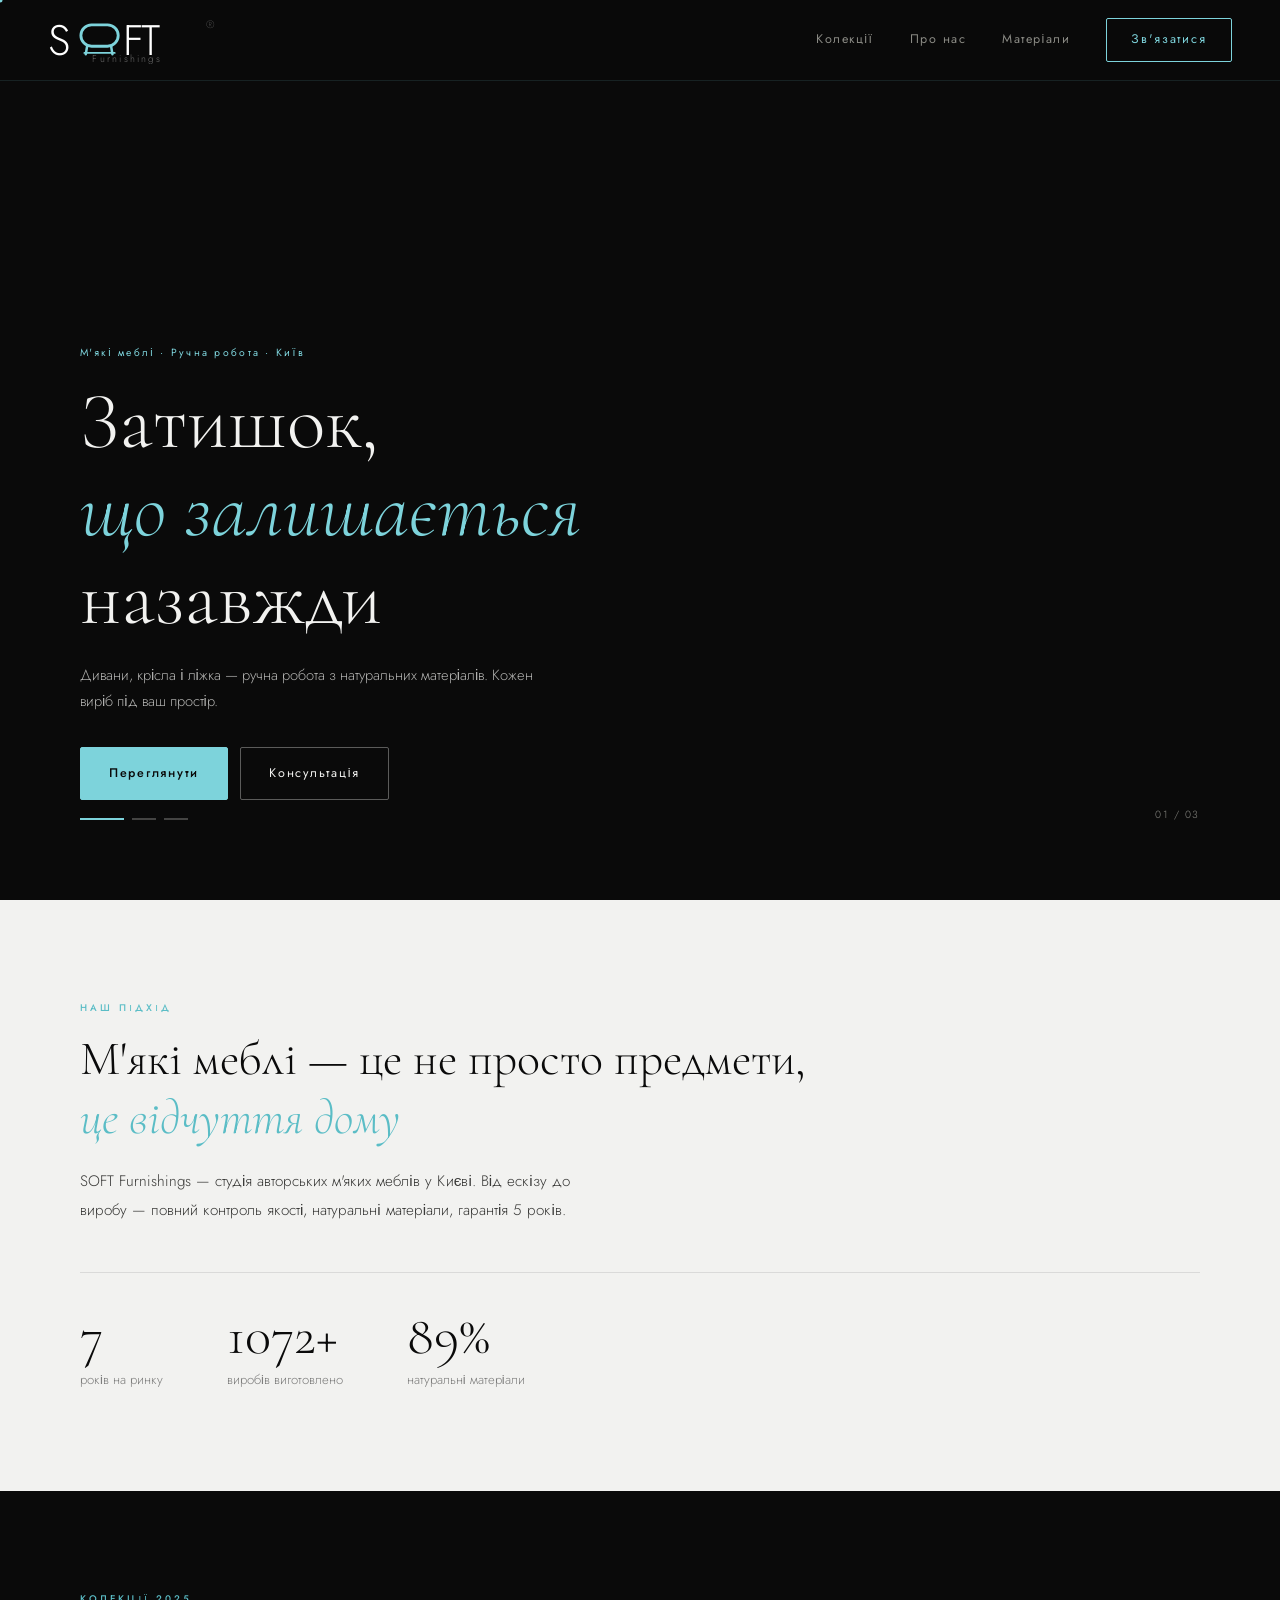
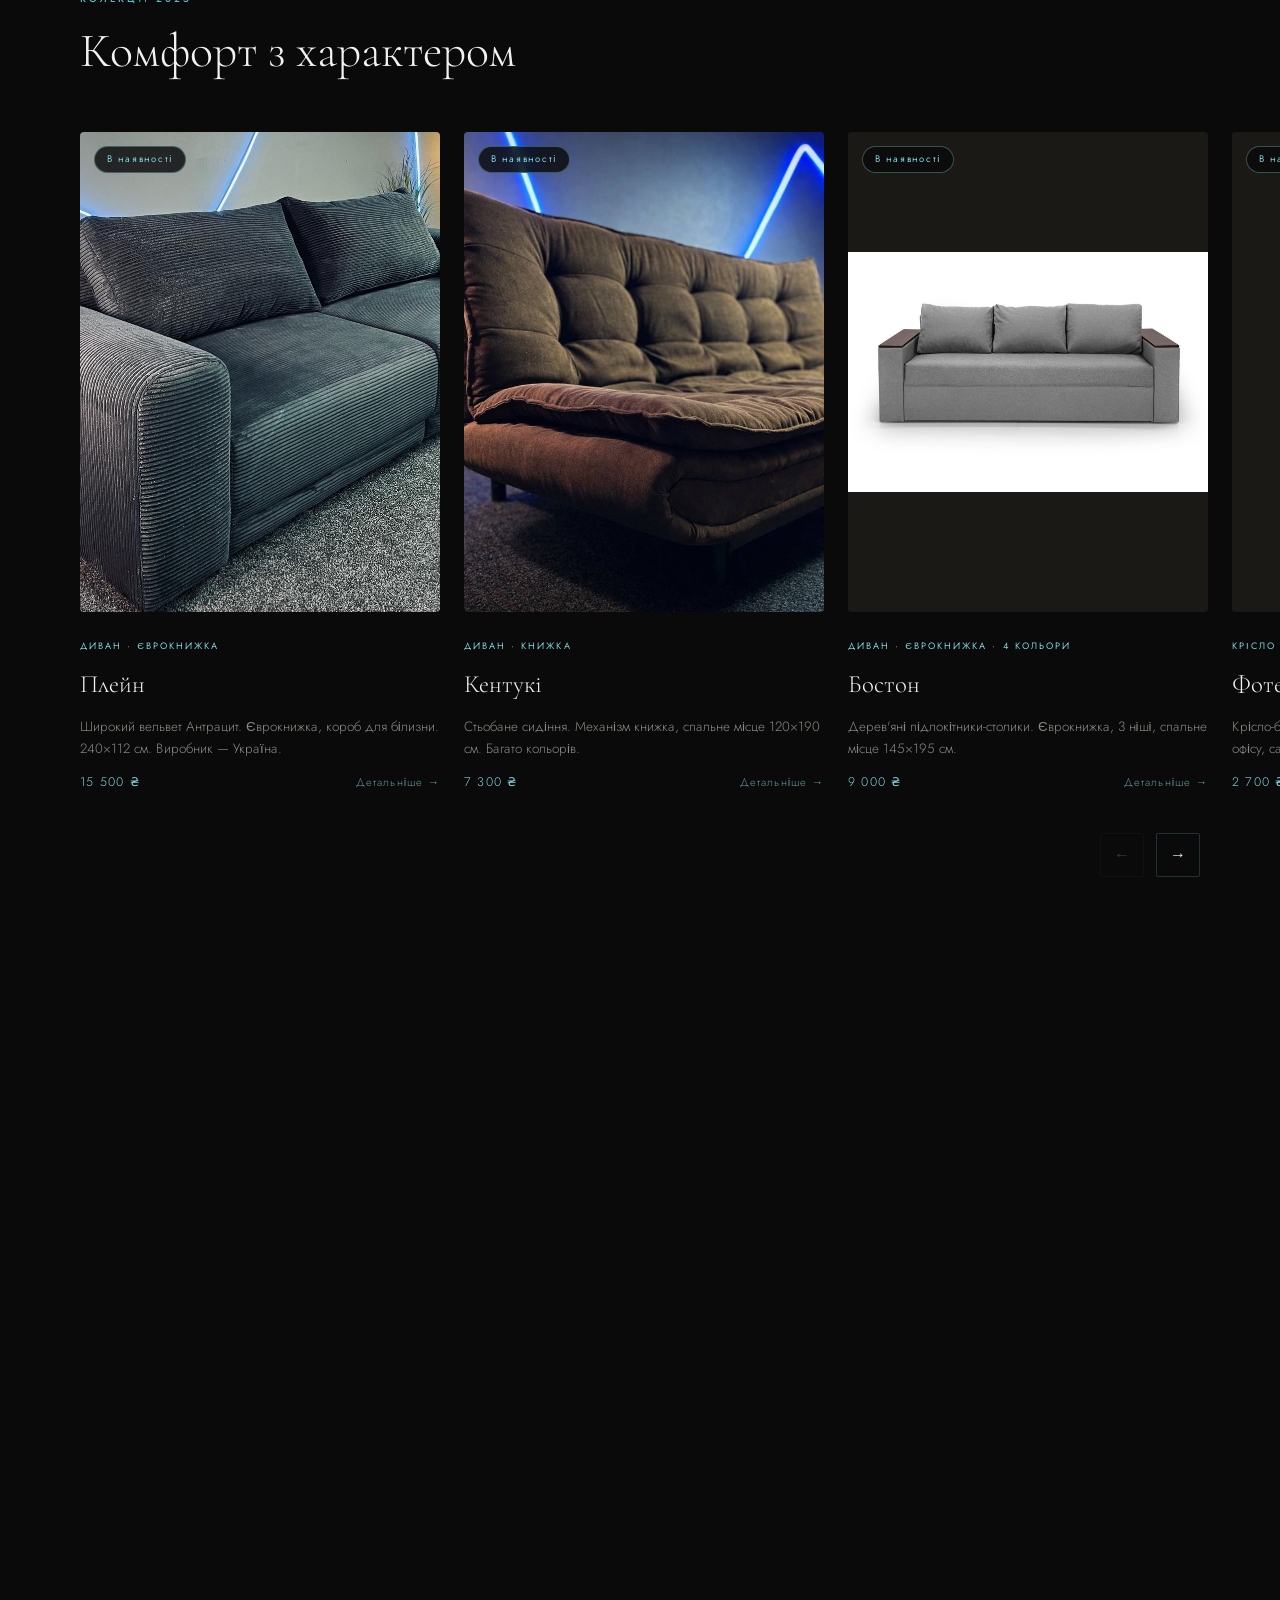
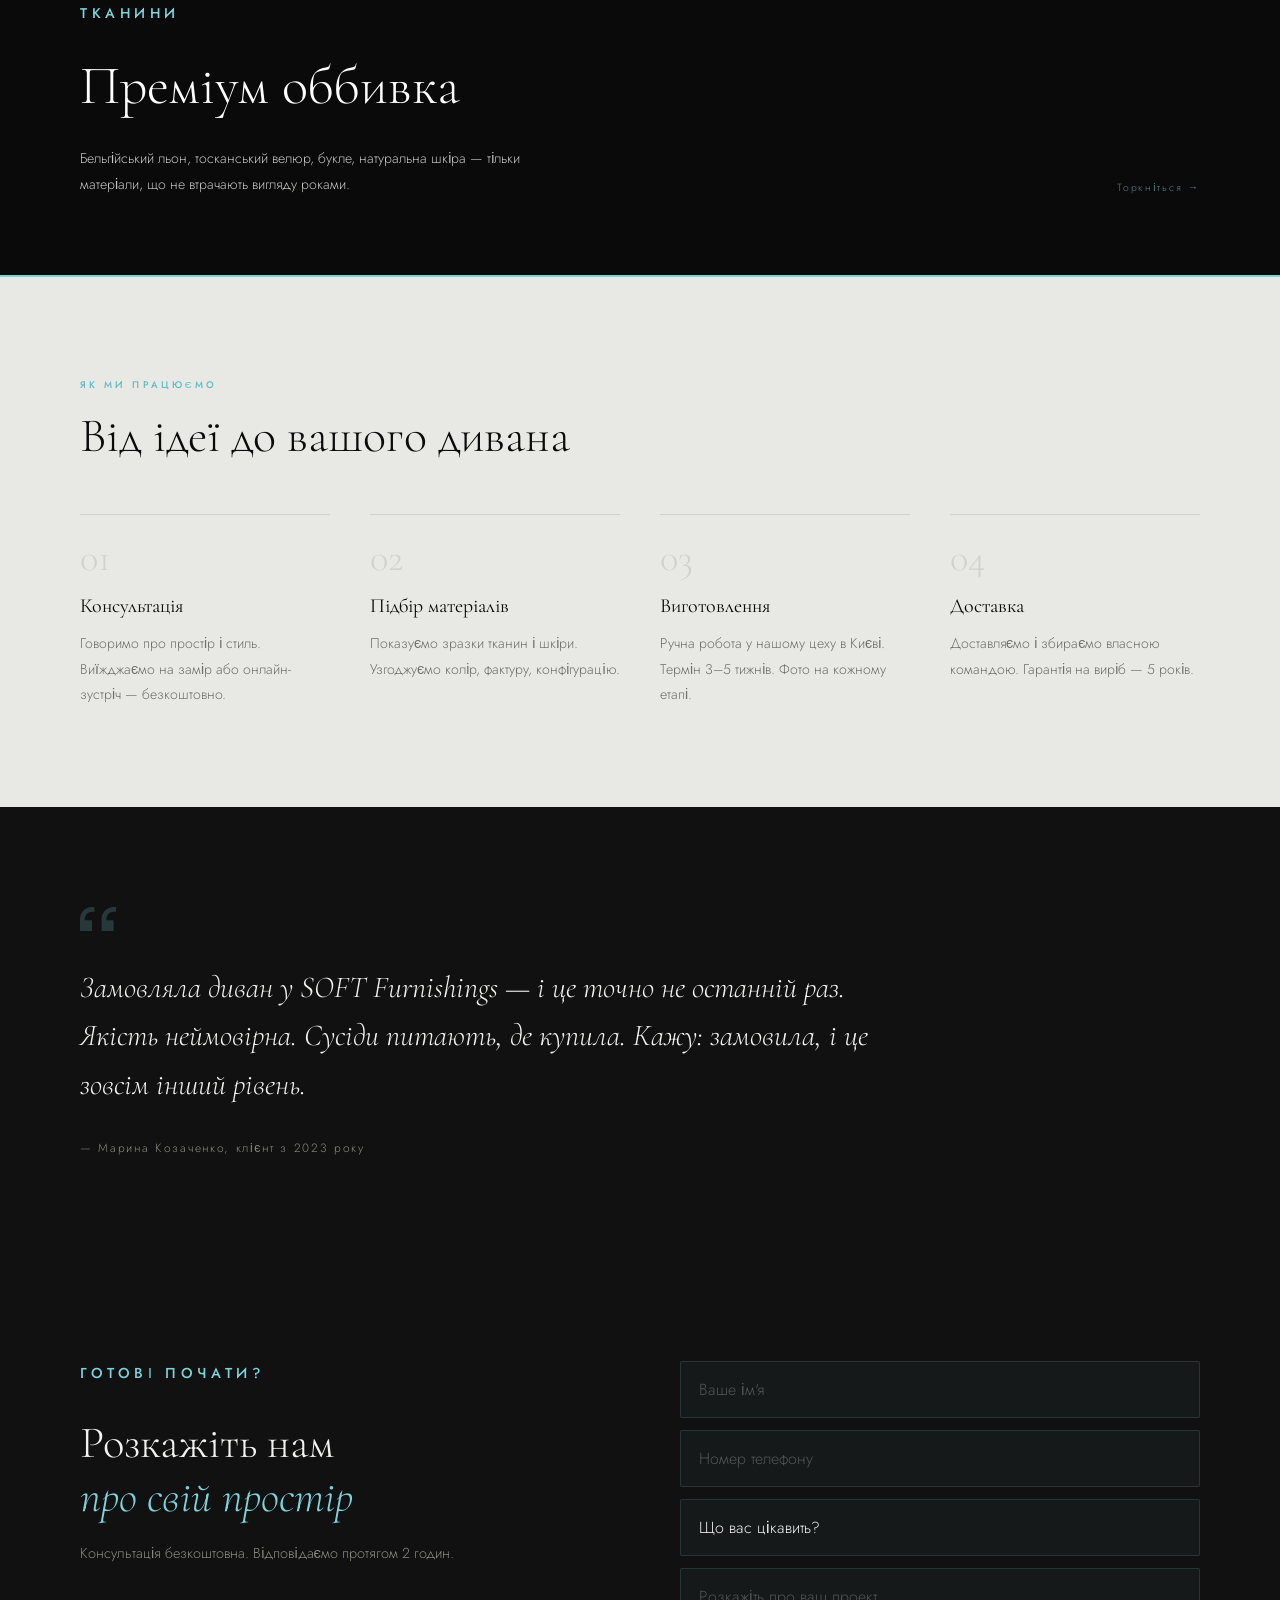
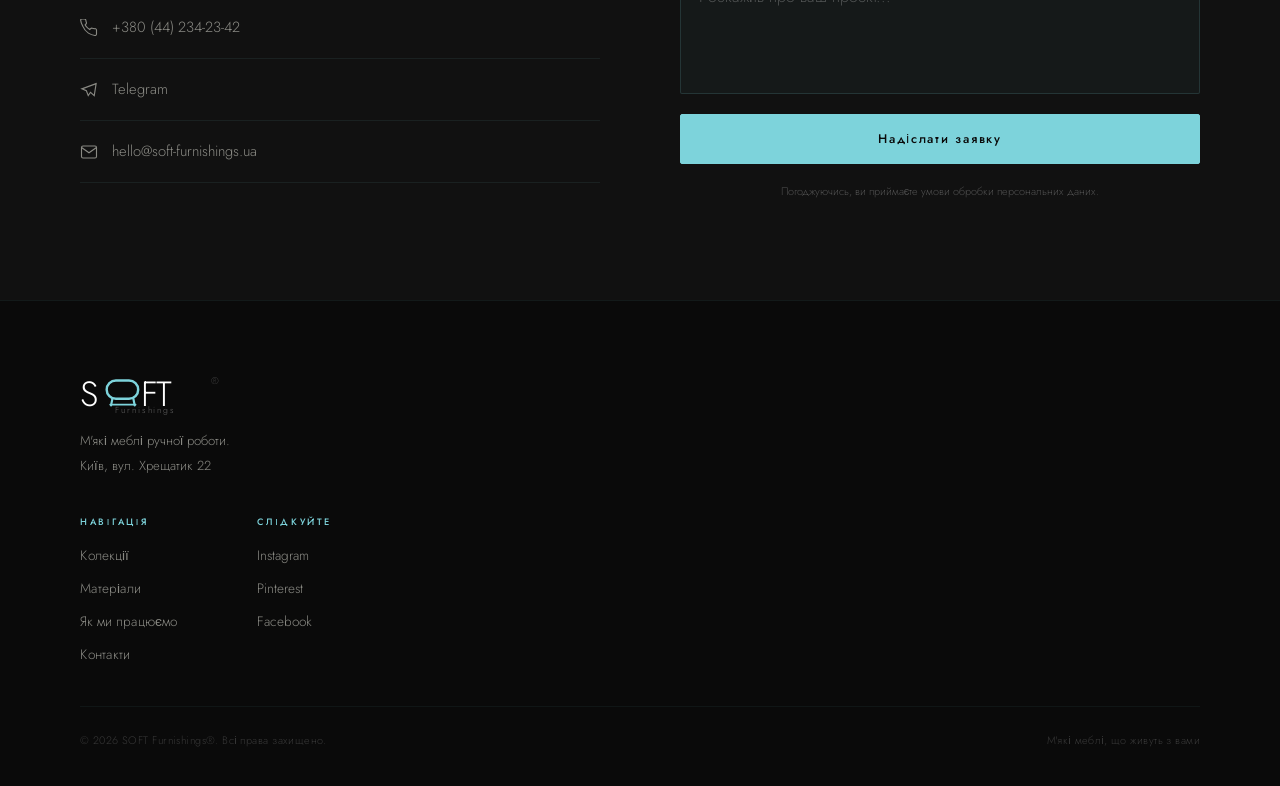
<file: index.html>
<!DOCTYPE html>
<html lang="uk">
<head>
  <meta charset="UTF-8">
  <meta name="viewport" content="width=device-width, initial-scale=1.0">
  <title>SOFT Furnishings — М'які меблі преміум класу</title>
  <link rel="preconnect" href="https://fonts.googleapis.com">
  <link rel="preconnect" href="https://fonts.gstatic.com" crossorigin>
  <link href="https://fonts.googleapis.com/css2?family=Cormorant+Garamond:ital,wght@0,300;0,400;1,300;1,400&family=Jost:wght@200;300;400;500&display=swap" rel="stylesheet">
  <link rel="stylesheet" href="style.css">
</head>
<body>

  <div class="cursor" id="cursor"></div>
  <div class="cursor-dot" id="cursorDot"></div>

  <!-- NAV -->
  <nav class="nav" id="nav">
    <a href="#" class="nav-logo" aria-label="SOFT Furnishings">
      <svg class="logo-svg" viewBox="0 0 210 54" fill="none">
        <text x="0" y="44" font-family="'Jost',sans-serif" font-weight="300" font-size="48" fill="white" letter-spacing="-1">S</text>
        <g transform="translate(34,7)">
          <rect x="3" y="3" width="42" height="24" rx="12" stroke="#7dd3db" stroke-width="3.2" fill="none"/>
          <line x1="10" y1="27" x2="8.5" y2="36" stroke="#7dd3db" stroke-width="2.8" stroke-linecap="round"/>
          <line x1="37" y1="27" x2="38.5" y2="36" stroke="#7dd3db" stroke-width="2.8" stroke-linecap="round"/>
          <line x1="7" y1="34.5" x2="41" y2="34.5" stroke="#7dd3db" stroke-width="2.2" stroke-linecap="round"/>
        </g>
        <text x="84" y="44" font-family="'Jost',sans-serif" font-weight="300" font-size="48" fill="white" letter-spacing="-1">FT</text>
        <text x="178" y="14" font-family="'Jost',sans-serif" font-weight="200" font-size="12" fill="rgba(255,255,255,0.45)">®</text>
        <text x="50" y="52" font-family="'Jost',sans-serif" font-weight="300" font-size="11" fill="rgba(255,255,255,0.4)" letter-spacing="2.5">Furnishings</text>
      </svg>
    </a>
    <div class="nav-links">
      <a href="#collections">Колекції</a>
      <a href="#about">Про нас</a>
      <a href="#materials">Матеріали</a>
      <a href="#contact" class="nav-cta">Зв'язатися</a>
    </div>
    <button class="nav-burger" id="navBurger" aria-label="Меню">
      <span></span><span></span><span></span>
    </button>
  </nav>

  <!-- MOBILE MENU -->
  <div class="mobile-menu" id="mobileMenu">
    <a href="#collections" class="mobile-link">Колекції</a>
    <a href="#about" class="mobile-link">Про нас</a>
    <a href="#materials" class="mobile-link">Матеріали</a>
    <a href="#contact" class="mobile-cta">Зв'язатися</a>
  </div>

  <!-- HERO -->
  <section class="hero" id="hero">
    <div class="hero-slides">
      <div class="hero-slide active" style="--img:url('https://images.unsplash.com/photo-1555041469-a586c61ea9bc?w=1400&q=85')"></div>
      <div class="hero-slide" style="--img:url('https://images.unsplash.com/photo-1538688525198-9b88f6f53126?w=1400&q=85')"></div>
      <div class="hero-slide" style="--img:url('https://images.unsplash.com/photo-1586023492125-27b2c045efd7?w=1400&q=85')"></div>
    </div>
    <div class="hero-overlay"></div>
    <div class="hero-content">
      <p class="hero-sub">М'які меблі · Ручна робота · Київ</p>
      <h1 class="hero-title">
        <span class="line">Затишок,</span>
        <span class="line italic">що залишається</span>
        <span class="line">назавжди</span>
      </h1>
      <p class="hero-desc">Дивани, крісла і ліжка — ручна робота з натуральних матеріалів. Кожен виріб під ваш простір.</p>
      <div class="hero-actions">
        <a href="#collections" class="btn-primary">Переглянути</a>
        <a href="#contact" class="btn-ghost">Консультація</a>
      </div>
    </div>
    <div class="hero-dots" id="heroDots">
      <button class="dot active" data-index="0"></button>
      <button class="dot" data-index="1"></button>
      <button class="dot" data-index="2"></button>
    </div>
    <div class="hero-counter"><span id="slideNum">01</span>&nbsp;/&nbsp;03</div>
  </section>

  <!-- STATEMENT -->
  <section class="statement" id="about">
    <div class="reveal-up">
      <p class="label">Наш підхід</p>
      <h2 class="statement-text">
        М'які меблі — це не просто предмети,<br>
        <em>це відчуття дому</em>
      </h2>
      <p class="statement-body">SOFT Furnishings — студія авторських м'яких меблів у Києві. Від ескізу до виробу — повний контроль якості, натуральні матеріали, гарантія 5 років.</p>
    </div>
    <div class="statement-numbers">
      <div class="num-item reveal-up" style="--delay:0s">
        <span class="num">8</span>
        <span class="num-label">років на ринку</span>
      </div>
      <div class="num-item reveal-up" style="--delay:0.1s">
        <span class="num">1200+</span>
        <span class="num-label">виробів виготовлено</span>
      </div>
      <div class="num-item reveal-up" style="--delay:0.2s">
        <span class="num">100%</span>
        <span class="num-label">натуральні матеріали</span>
      </div>
    </div>
  </section>

  <!-- COLLECTIONS -->
  <section class="collections" id="collections">
    <div class="collections-header">
      <p class="label reveal-up">Колекції 2025</p>
      <h2 class="section-title reveal-up">Комфорт з характером</h2>
    </div>
    <div class="col-track-wrap">
      <div class="col-track" id="colTrack">

        <!-- ✅ РЕАЛЬНИЙ ТОВАР 1 -->
        <article class="col-card col-card--link" onclick="window.location.href='products/plain/'" style="cursor:pointer">
          <div class="col-img-wrap">
            <div class="col-img" style="background-image:url('images/plain.jpeg')"></div>
            <div class="col-badge">В наявності</div>
          </div>
          <div class="col-info">
            <span class="col-tag">Диван · Єврокнижка</span>
            <h3>Плейн</h3>
            <p>Широкий вельвет Антрацит. Єврокнижка, короб для білизни. 240×112 см. Виробник — Україна.</p>
            <div class="col-bottom">
              <span class="col-price">15 500 ₴</span>
              <span class="col-link-hint">Детальніше →</span>
            </div>
          </div>
        </article>

        <!-- ✅ РЕАЛЬНИЙ ТОВАР 2 -->
        <article class="col-card col-card--link" onclick="window.location.href='products/kentucky/'" style="cursor:pointer">
          <div class="col-img-wrap">
            <div class="col-img" style="background-image:url('images/kentucky.jpeg')"></div>
            <div class="col-badge">В наявності</div>
          </div>
          <div class="col-info">
            <span class="col-tag">Диван · Книжка</span>
            <h3>Кентукі</h3>
            <p>Стьобане сидіння. Механізм книжка, спальне місце 120×190 см. Багато кольорів.</p>
            <div class="col-bottom">
              <span class="col-price">7 300 ₴</span>
              <span class="col-link-hint">Детальніше →</span>
            </div>
          </div>
        </article>

        <!-- ✅ РЕАЛЬНИЙ ТОВАР 3 -->
        <article class="col-card col-card--link" onclick="window.location.href='products/boston/'" style="cursor:pointer">
          <div class="col-img-wrap">
            <div class="col-img" style="background-image:url('images/boston.jpeg');background-color:#f5f5f5;background-size:contain;background-repeat:no-repeat"></div>
            <div class="col-badge">В наявності</div>
          </div>
          <div class="col-info">
            <span class="col-tag">Диван · Єврокнижка · 4 кольори</span>
            <h3>Бостон</h3>
            <p>Дерев'яні підлокітники-столики. Єврокнижка, 3 ніші, спальне місце 145×195 см.</p>
            <div class="col-bottom">
              <span class="col-price">9 000 ₴</span>
              <span class="col-link-hint">Детальніше →</span>
            </div>
          </div>
        </article>

        <!-- ✅ РЕАЛЬНИЙ ТОВАР 4 -->
        <article class="col-card col-card--link" onclick="window.location.href='products/fotel/'" style="cursor:pointer">
          <div class="col-img-wrap">
            <div class="col-img" style="background-image:url('images/fotel.jpeg');background-color:#f5f5f5;background-size:contain;background-repeat:no-repeat"></div>
            <div class="col-badge">В наявності</div>
          </div>
          <div class="col-info">
            <span class="col-tag">Крісло · 8+ кольорів</span>
            <h3>Фотель</h3>
            <p>Крісло-бочка з мікровелюру або екошкіри. Ідеально для офісу, салону, лаунж-зони.</p>
            <div class="col-bottom">
              <span class="col-price">2 700 ₴</span>
              <span class="col-link-hint">Детальніше →</span>
            </div>
          </div>
        </article>

      </div>
    </div>
    <div class="col-nav">
      <button class="col-btn" id="colPrev" aria-label="Назад">←</button>
      <button class="col-btn" id="colNext" aria-label="Вперед">→</button>
    </div>
  </section>

  <!-- GALLERY -->
  <section class="gallery-fs" id="materials">
    <div class="gallery-fs-inner" id="galleryInner">
      <div class="gfs-panel" style="--bg:url('https://images.unsplash.com/photo-1558769132-cb1aea458c5e?w=1400&q=80')">
        <div class="gfs-overlay"></div>
        <div class="gfs-content reveal-up">
          <p class="label light">Тканини</p>
          <h2>Преміум оббивка</h2>
          <p>Бельгійський льон, тосканський велюр, букле, натуральна шкіра — тільки матеріали, що не втрачають вигляду роками.</p>
        </div>
        <div class="gfs-tap-hint">Торкніться →</div>
      </div>
      <div class="gfs-panel" style="--bg:url('https://images.unsplash.com/photo-1449247709967-d4461a6a6103?w=1400&q=80')">
        <div class="gfs-overlay"></div>
        <div class="gfs-content reveal-up">
          <p class="label light">Каркас</p>
          <h2>Масив дерева</h2>
          <p>Сухий масив бука та дуба. Жодної ДСП. Конструкція, що витримує десятиліття.</p>
        </div>
        <div class="gfs-tap-hint">Торкніться →</div>
      </div>
      <div class="gfs-panel" style="--bg:url('https://images.unsplash.com/photo-1616486338812-3dadae4b4ace?w=1400&q=80')">
        <div class="gfs-overlay"></div>
        <div class="gfs-content reveal-up">
          <p class="label light">Наповнювач</p>
          <h2>Комфорт зсередини</h2>
          <p>Pocket Spring + Memory Foam. Диван залишається пружним і рівним навіть через 10 років.</p>
        </div>
        <div class="gfs-tap-hint">↺ Спочатку</div>
      </div>
    </div>
    <div class="gfs-progress" id="gfsProgress"></div>
  </section>

  <!-- PROCESS -->
  <section class="process" id="process">
    <div class="process-header reveal-up">
      <p class="label">Як ми працюємо</p>
      <h2 class="section-title">Від ідеї до вашого дивана</h2>
    </div>
    <div class="process-steps">
      <div class="step reveal-up" style="--delay:0s">
        <div class="step-num">01</div>
        <h3>Консультація</h3>
        <p>Говоримо про простір і стиль. Виїжджаємо на замір або онлайн-зустріч — безкоштовно.</p>
      </div>
      <div class="step reveal-up" style="--delay:0.1s">
        <div class="step-num">02</div>
        <h3>Підбір матеріалів</h3>
        <p>Показуємо зразки тканин і шкіри. Узгоджуємо колір, фактуру, конфігурацію.</p>
      </div>
      <div class="step reveal-up" style="--delay:0.2s">
        <div class="step-num">03</div>
        <h3>Виготовлення</h3>
        <p>Ручна робота у нашому цеху в Києві. Термін 3–5 тижнів. Фото на кожному етапі.</p>
      </div>
      <div class="step reveal-up" style="--delay:0.3s">
        <div class="step-num">04</div>
        <h3>Доставка</h3>
        <p>Доставляємо і збираємо власною командою. Гарантія на виріб — 5 років.</p>
      </div>
    </div>
  </section>

  <!-- QUOTE -->
  <section class="quote-section">
    <div class="quote-inner reveal-up">
      <svg class="quote-mark" viewBox="0 0 60 40" fill="none">
        <path d="M0 40V20C0 9 9 0 20 0h4v8h-4c-6.6 0-12 5.4-12 12v2h12v18H0zm36 0V20C36 9 45 0 56 0h4v8h-4c-6.6 0-12 5.4-12 12v2h12v18H36z" fill="currentColor" opacity=".2"/>
      </svg>
      <blockquote>
        Замовляла диван у SOFT Furnishings — і це точно не останній раз. Якість неймовірна. Сусіди питають, де купила. Кажу: замовила, і це зовсім інший рівень.
      </blockquote>
      <cite>— Марина Козаченко, клієнт з 2023 року</cite>
    </div>
  </section>

  <!-- CONTACT -->
  <section class="contact" id="contact">
    <div class="contact-inner">
      <div class="contact-text reveal-up">
        <p class="label">Готові почати?</p>
        <h2>Розкажіть нам<br><em>про свій простір</em></h2>
        <p>Консультація безкоштовна. Відповідаємо протягом 2 годин.</p>
        <div class="contact-channels">
          <a href="tel:+380442342342" class="channel-link">
            <svg viewBox="0 0 24 24" fill="none" stroke="currentColor" stroke-width="1.5"><path d="M22 16.92v3a2 2 0 01-2.18 2 19.79 19.79 0 01-8.63-3.07A19.5 19.5 0 013.87 9.8a19.79 19.79 0 01-3.07-8.63A2 2 0 012.78 0h3a2 2 0 012 1.72c.127.96.361 1.903.7 2.81a2 2 0 01-.45 2.11L6.91 7.91a16 16 0 006.07 6.07l1.27-1.27a2 2 0 012.11-.45c.907.339 1.85.573 2.81.7A2 2 0 0122 14.92z"/></svg>
            +380 (44) 234-23-42
          </a>
          <a href="https://t.me/soft_furnishings" class="channel-link">
            <svg viewBox="0 0 24 24" fill="none" stroke="currentColor" stroke-width="1.5"><path d="M21.5 3.5L2.5 10.5l6 2.5 2.5 6.5 3-4.5 5 4.5 2.5-16z"/></svg>
            Telegram
          </a>
          <a href="mailto:hello@soft-furnishings.ua" class="channel-link">
            <svg viewBox="0 0 24 24" fill="none" stroke="currentColor" stroke-width="1.5"><path d="M4 4h16c1.1 0 2 .9 2 2v12c0 1.1-.9 2-2 2H4c-1.1 0-2-.9-2-2V6c0-1.1.9-2 2-2z"/><polyline points="22,6 12,13 2,6"/></svg>
            hello@soft-furnishings.ua
          </a>
        </div>
      </div>
      <form class="contact-form reveal-up" style="--delay:.1s" id="contactForm">
        <div class="form-group">
          <input type="text" name="name" placeholder="Ваше ім'я" required autocomplete="name">
        </div>
        <div class="form-group">
          <input type="tel" name="phone" placeholder="Номер телефону" required autocomplete="tel">
        </div>
        <div class="form-group">
          <select name="product">
            <option value="" disabled selected>Що вас цікавить?</option>
            <option>Диван</option>
            <option>Крісло</option>
            <option>М'яке ліжко</option>
            <option>Пуф / Оттоманка</option>
            <option>Індивідуальне замовлення</option>
          </select>
        </div>
        <div class="form-group">
          <textarea name="message" rows="4" placeholder="Розкажіть про ваш проект..."></textarea>
        </div>
        <button type="submit" class="btn-primary full">Надіслати заявку</button>
        <p class="form-note">Погоджуючись, ви приймаєте умови обробки персональних даних.</p>
      </form>
    </div>
  </section>

  <!-- FOOTER -->
  <footer class="footer">
    <svg class="footer-logo-svg" viewBox="0 0 170 48" fill="none">
      <text x="0" y="38" font-family="'Jost',sans-serif" font-weight="300" font-size="40" fill="white" letter-spacing="-1">S</text>
      <g transform="translate(28,6)">
        <rect x="2.5" y="2.5" width="36" height="21" rx="10.5" stroke="#7dd3db" stroke-width="2.8" fill="none"/>
        <line x1="9" y1="23.5" x2="7.5" y2="31" stroke="#7dd3db" stroke-width="2.5" stroke-linecap="round"/>
        <line x1="33" y1="23.5" x2="34.5" y2="31" stroke="#7dd3db" stroke-width="2.5" stroke-linecap="round"/>
        <line x1="6.5" y1="30" x2="35.5" y2="30" stroke="#7dd3db" stroke-width="2" stroke-linecap="round"/>
      </g>
      <text x="70" y="38" font-family="'Jost',sans-serif" font-weight="300" font-size="40" fill="white" letter-spacing="-1">FT</text>
      <text x="150" y="12" font-family="'Jost',sans-serif" font-weight="200" font-size="11" fill="rgba(255,255,255,0.38)">®</text>
      <text x="40" y="46" font-family="'Jost',sans-serif" font-weight="300" font-size="10" fill="rgba(255,255,255,0.35)" letter-spacing="2.2">Furnishings</text>
    </svg>
    <div class="footer-brand">
      <p>М'які меблі ручної роботи.<br>Київ, вул. Хрещатик 22</p>
    </div>
    <div class="footer-links">
      <div>
        <h4>Навігація</h4>
        <a href="#collections">Колекції</a>
        <a href="#materials">Матеріали</a>
        <a href="#process">Як ми працюємо</a>
        <a href="#contact">Контакти</a>
      </div>
      <div>
        <h4>Слідкуйте</h4>
        <a href="#">Instagram</a>
        <a href="#">Pinterest</a>
        <a href="#">Facebook</a>
      </div>
    </div>
    <div class="footer-bottom">
      <span>© 2026 SOFT Furnishings®. Всі права захищено.</span>
      <span>М'які меблі, що живуть з вами</span>
    </div>
  </footer>

  <script src="script.js"></script>
</body>
</html>
</file>
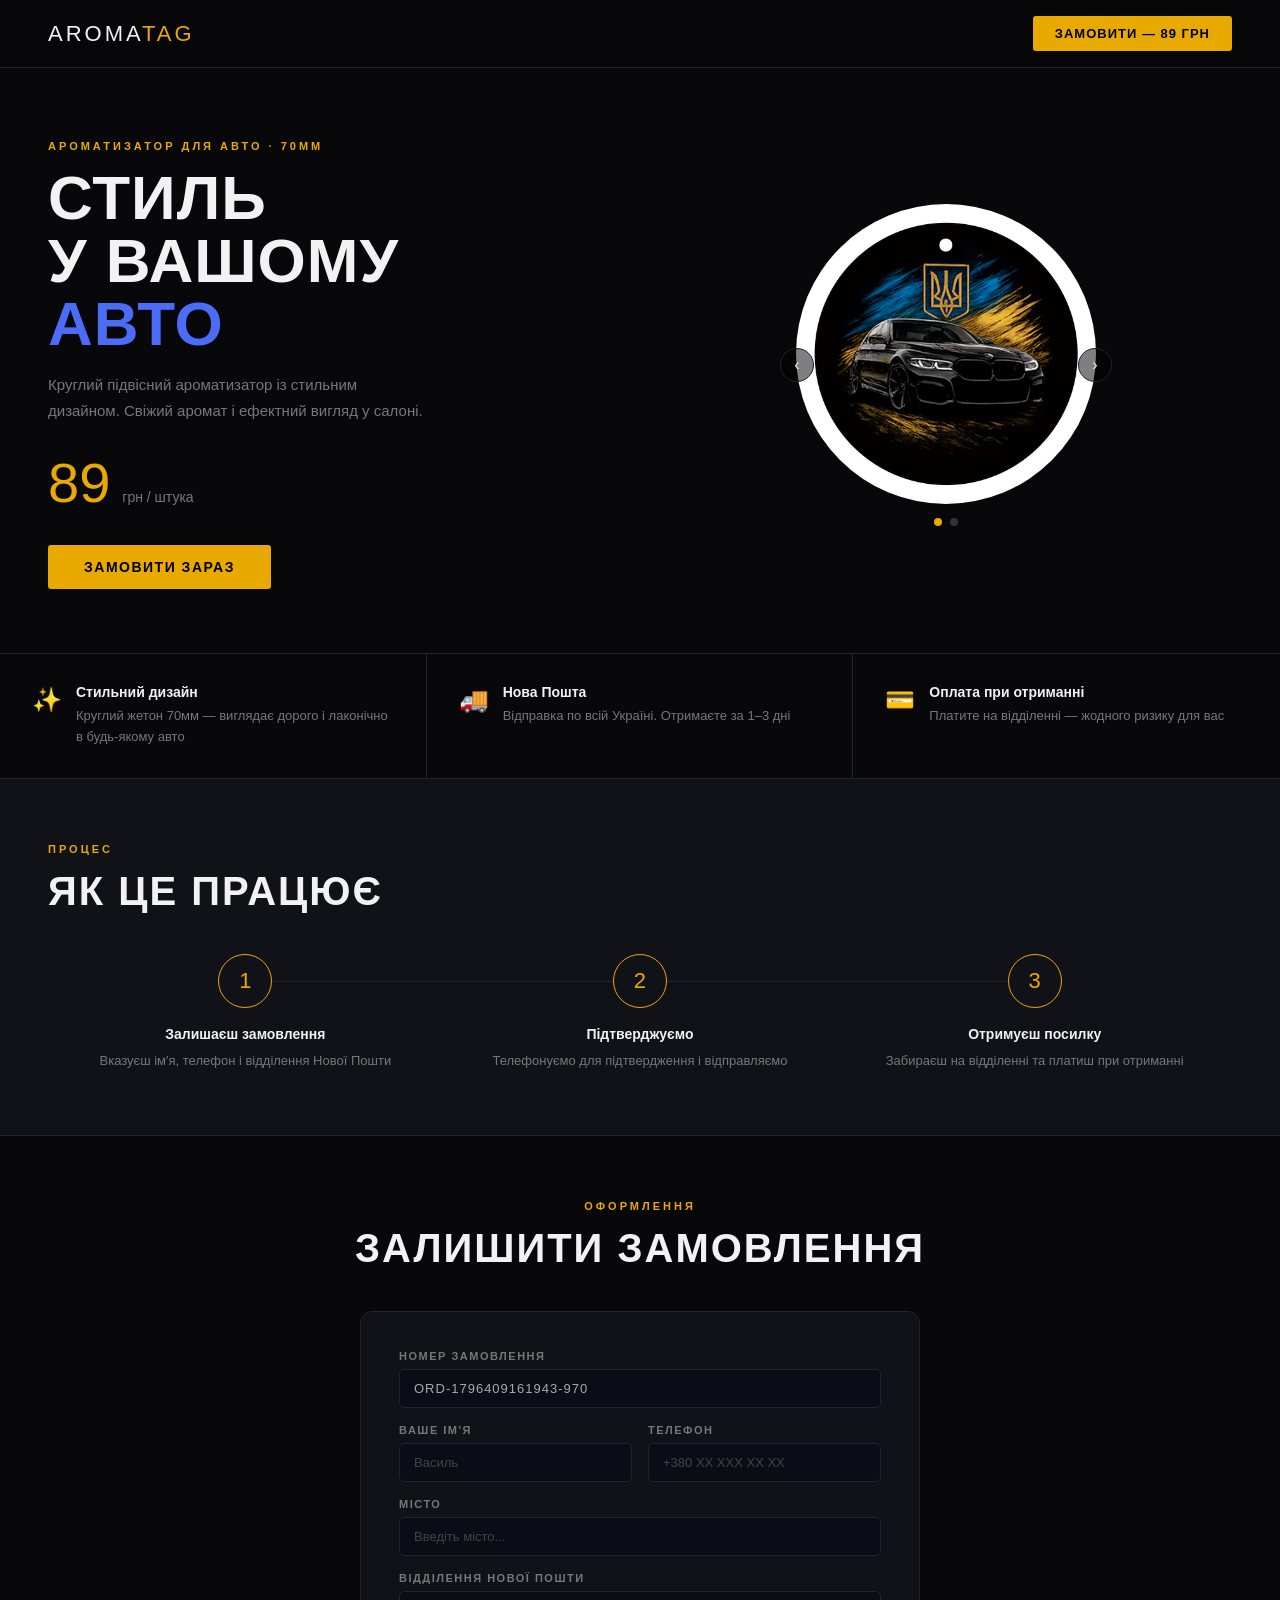
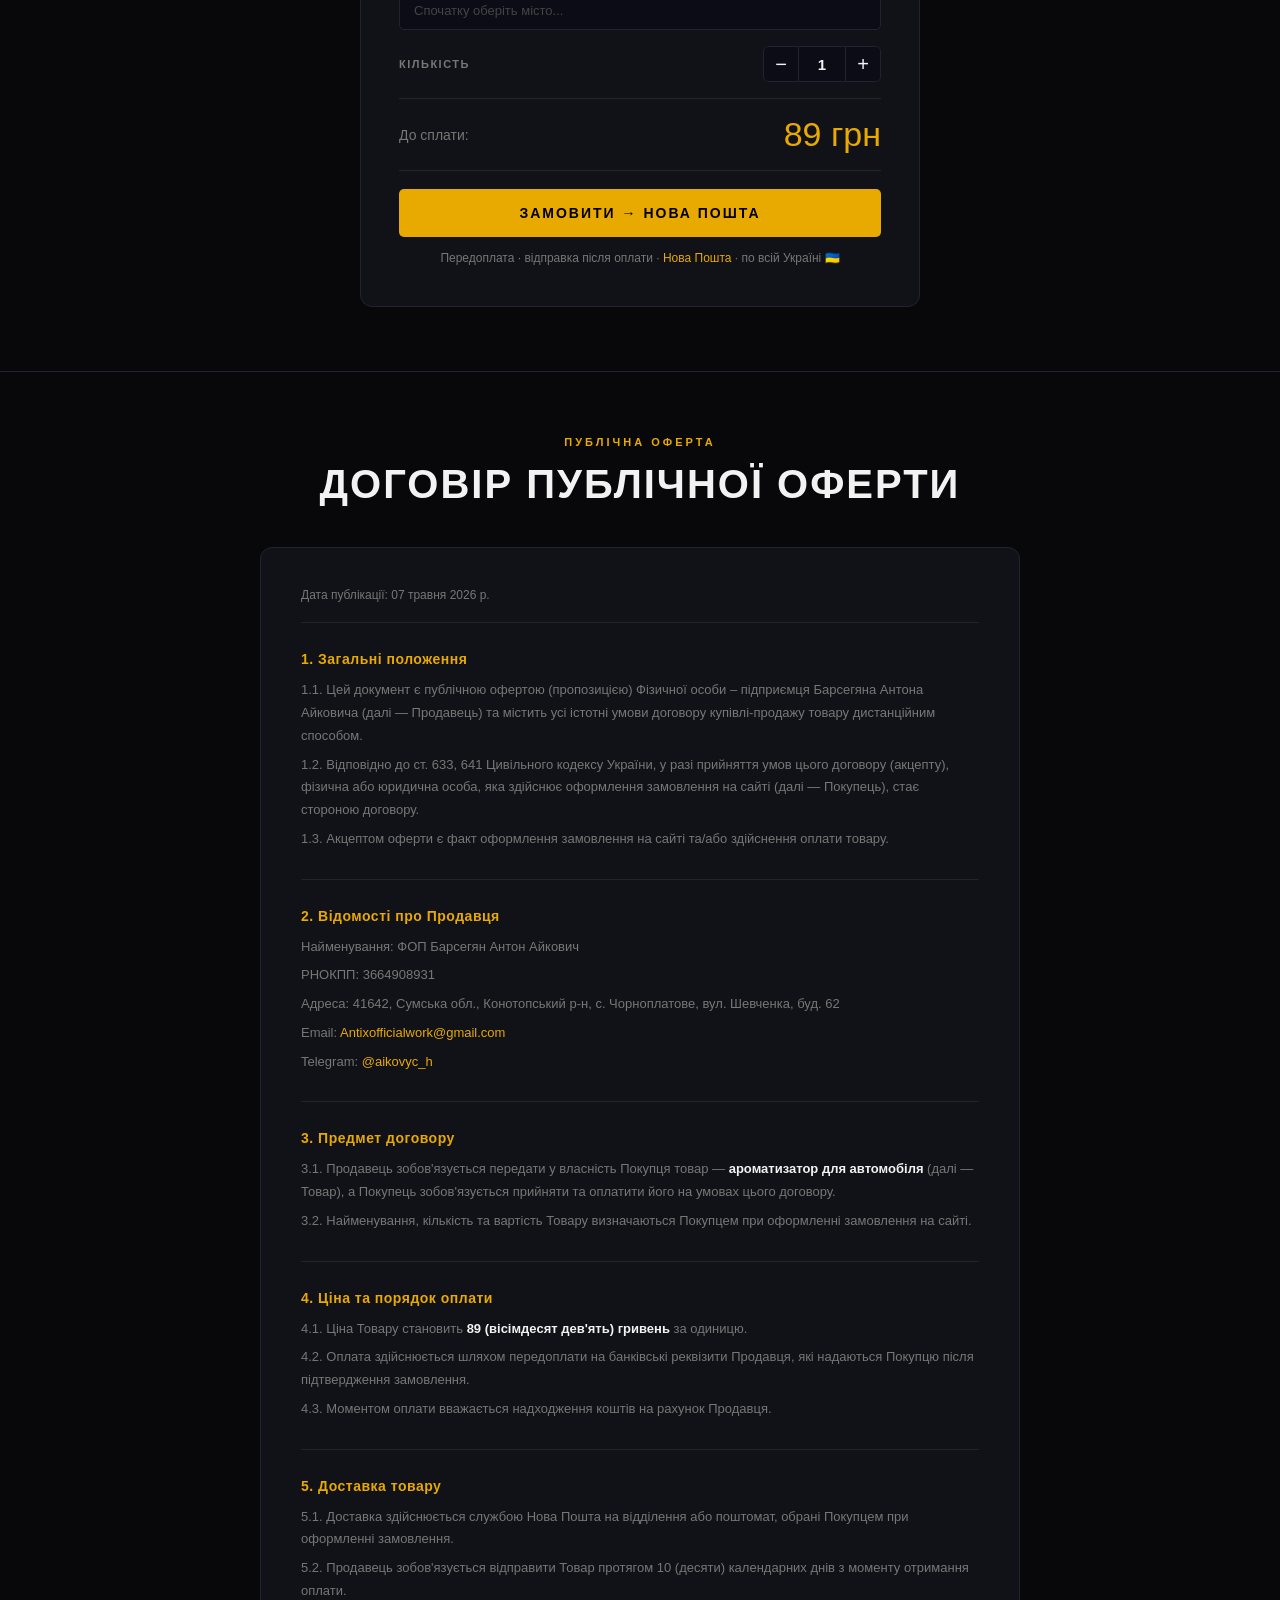
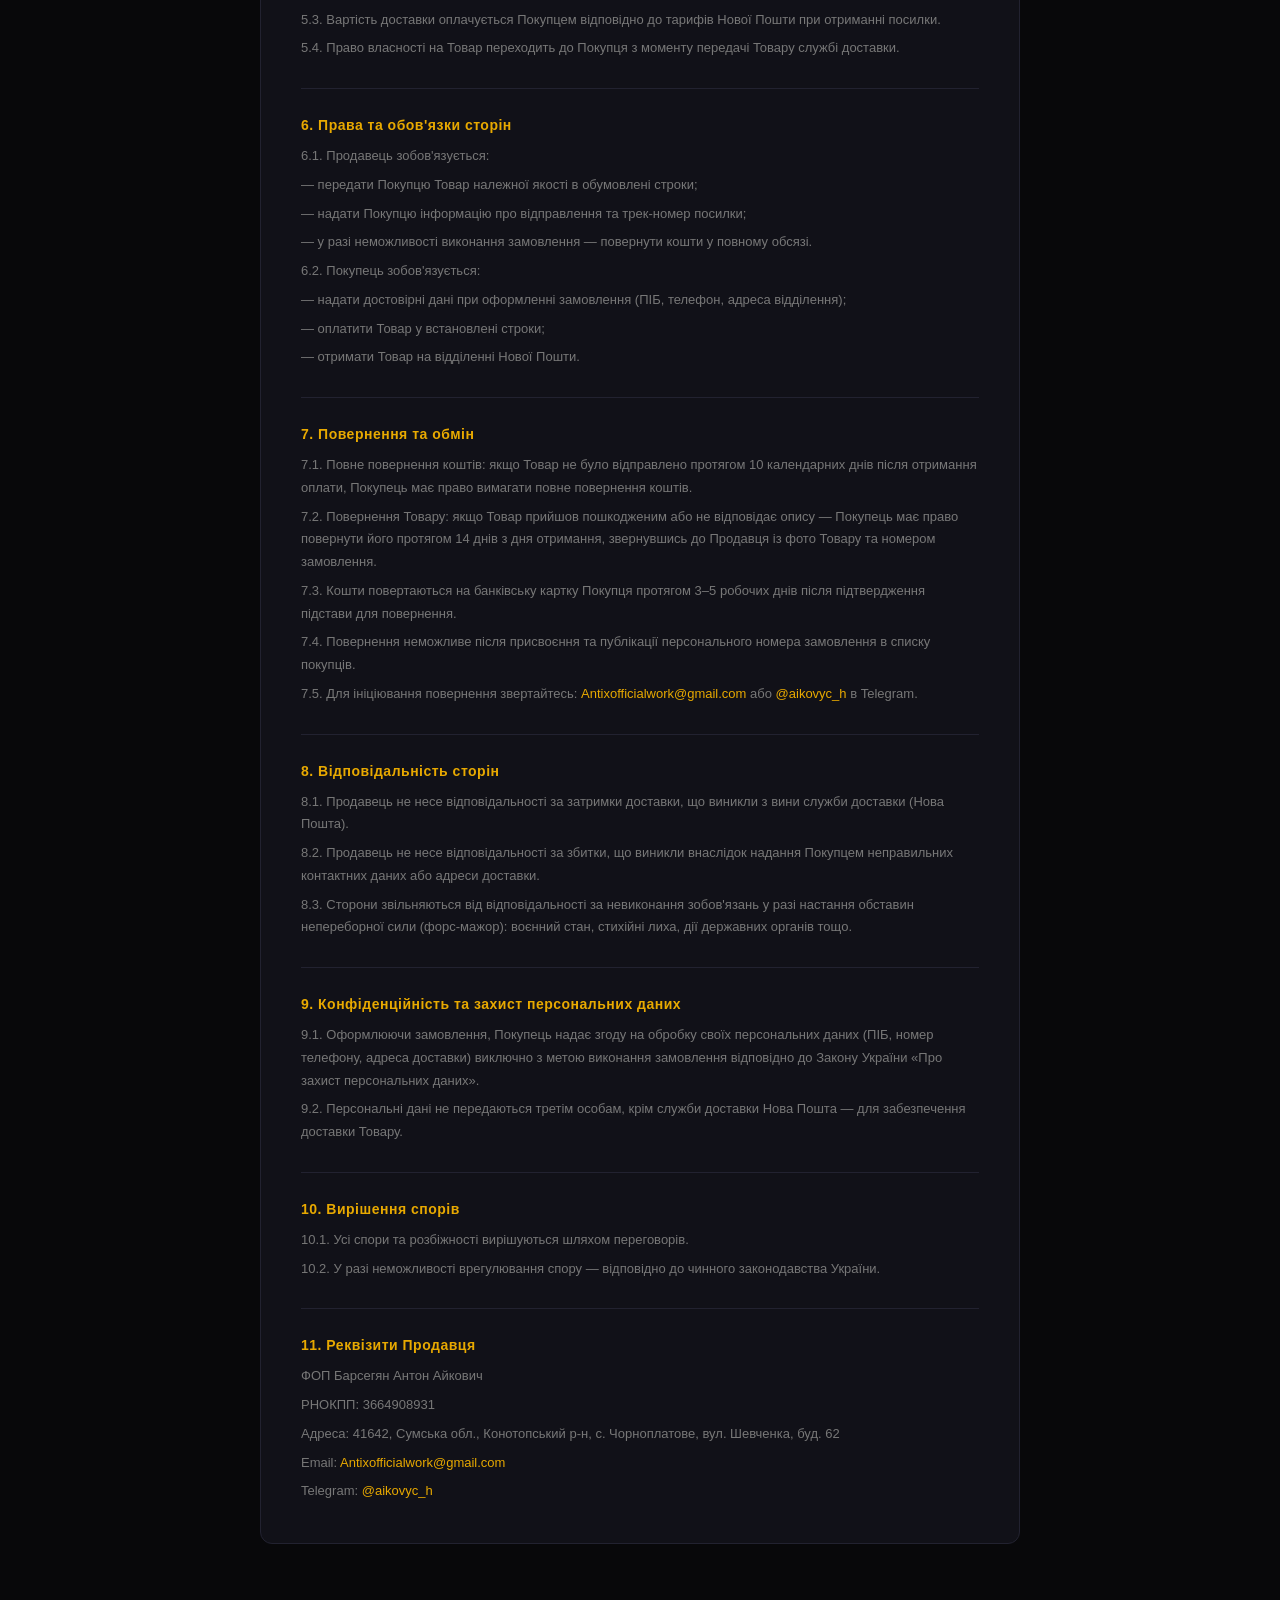
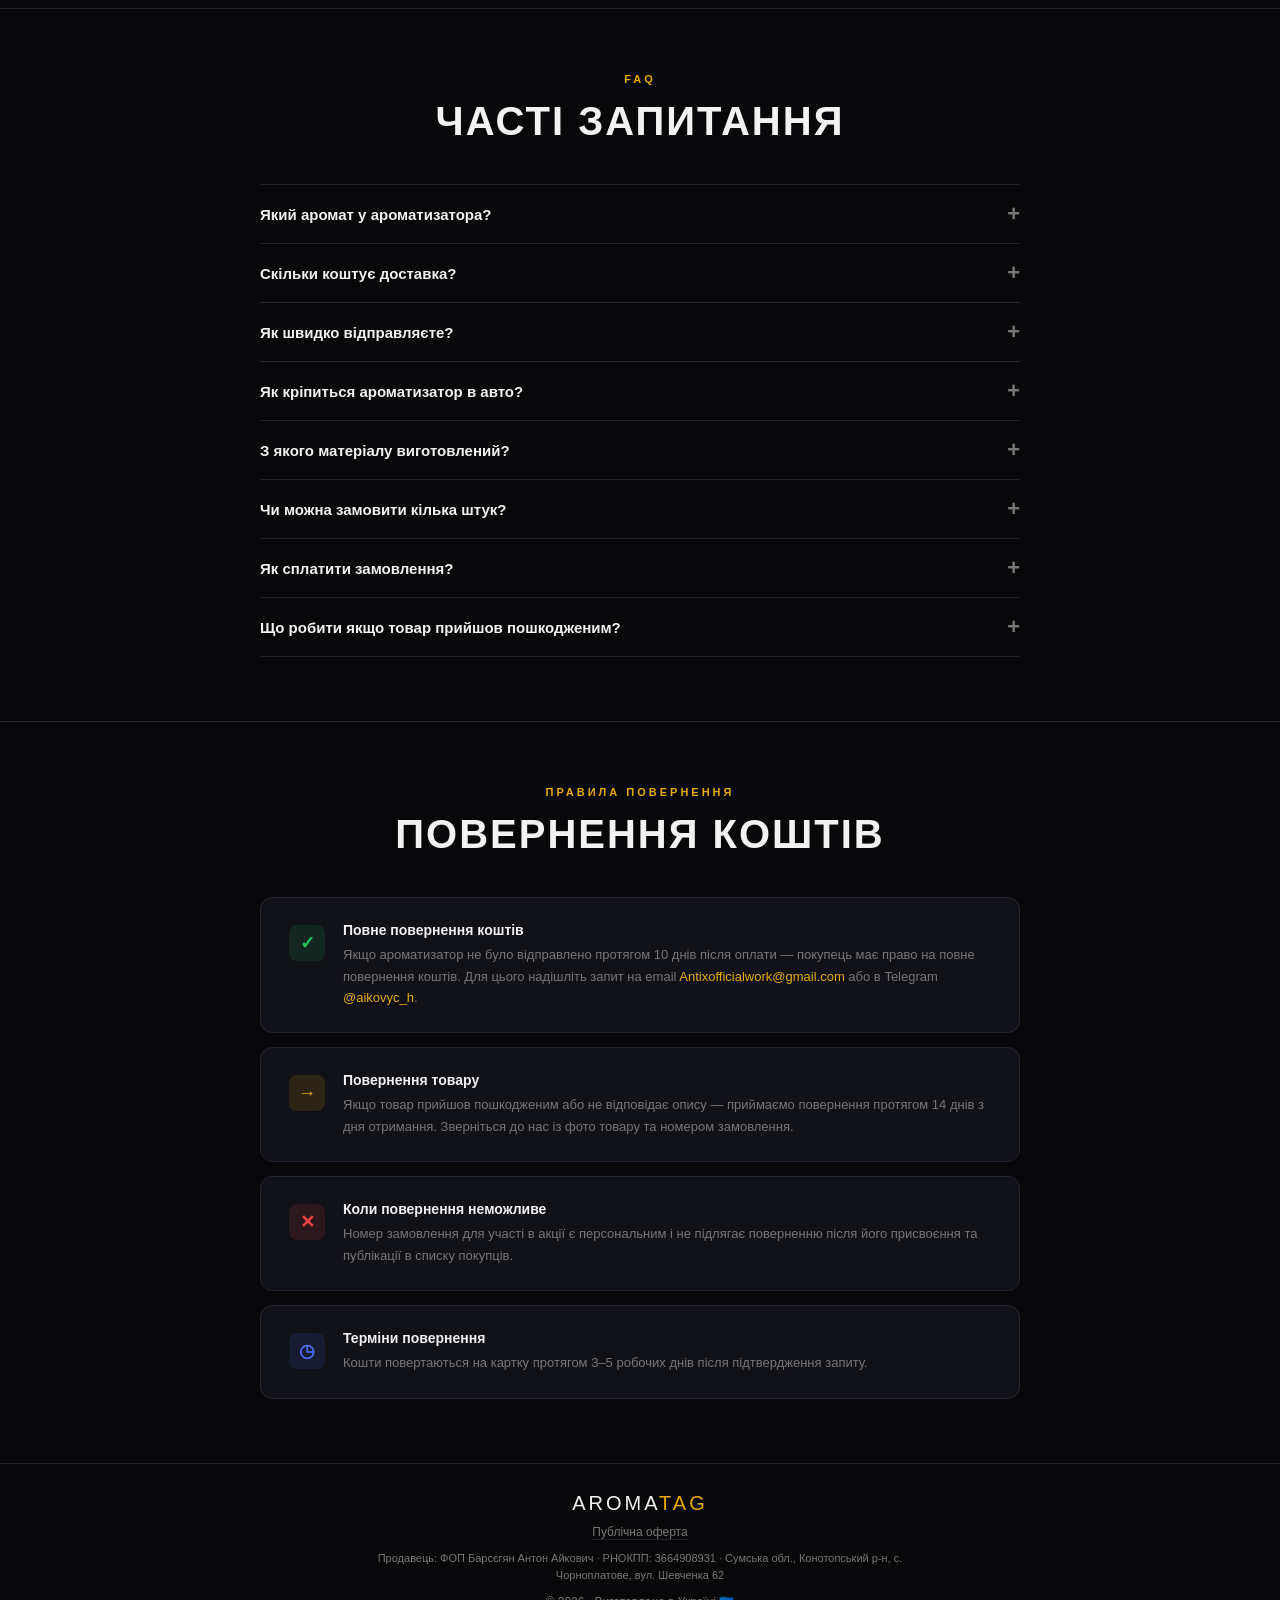
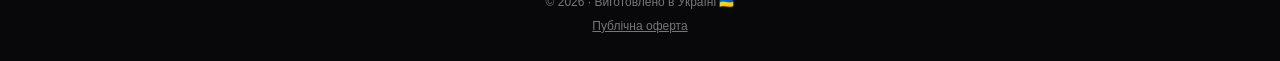
<file: aromatag_landing.html>
<!DOCTYPE html>
<html lang="uk">
<head>
  <meta charset="UTF-8">
  <meta name="viewport" content="width=device-width, initial-scale=1.0">
  <title>AromaTag — Ароматизатор для авто | 89 грн</title>
  <meta name="description" content="Стильний круглий ароматизатор для авто 70мм. Доставка Новою Поштою по всій Україні. 89 грн.">
  <style>
    *{margin:0;padding:0;box-sizing:border-box}
    :root{
      --black:#08080A;
      --blue:#4A6CF7;
      --gold:#E8A900;
      --white:#F2F2F2;
      --muted:#777;
      --card:#111118;
      --border:#222230;
    }
    html{scroll-behavior:smooth}
    body{background:var(--black);color:var(--white);font-family:Arial,Helvetica,sans-serif;overflow-x:hidden}

    nav{
      display:flex;justify-content:space-between;align-items:center;
      padding:16px 48px;border-bottom:1px solid var(--border);
      position:sticky;top:0;background:rgba(8,8,10,0.97);
      backdrop-filter:blur(8px);z-index:100
    }
    .logo{font-family:'Arial Black',Arial,sans-serif;font-size:22px;letter-spacing:3px;text-transform:uppercase;color:var(--white);text-decoration:none}
    .logo span{color:var(--gold)}
    .nav-cta{background:var(--gold);color:#000;padding:10px 22px;border:none;font-family:Arial,sans-serif;font-weight:700;font-size:13px;letter-spacing:1px;cursor:pointer;border-radius:3px;text-transform:uppercase;transition:opacity .2s}
    .nav-cta:hover{opacity:.85}

    .hero{display:grid;grid-template-columns:1fr 1fr;align-items:center;gap:40px;padding:72px 48px 64px}
    .tag{font-size:11px;letter-spacing:3px;color:var(--gold);font-weight:700;margin-bottom:14px;display:block;text-transform:uppercase}
    .hero h1{font-family:'Arial Black',Arial,sans-serif;font-size:62px;line-height:1.02;letter-spacing:1px;margin-bottom:16px;text-transform:uppercase}
    .hero h1 span{color:var(--blue)}
    .hero p{color:var(--muted);font-size:15px;line-height:1.75;max-width:380px;margin-bottom:26px}
    .price-row{display:flex;align-items:baseline;gap:12px;margin-bottom:30px}
    .price{font-family:'Arial Black',Arial,sans-serif;font-size:56px;color:var(--gold)}
    .price-unit{font-size:14px;color:var(--muted)}
    .btn-primary{background:var(--gold);color:#000;padding:14px 36px;border:none;font-family:Arial,sans-serif;font-weight:700;font-size:14px;letter-spacing:1.5px;cursor:pointer;border-radius:3px;text-transform:uppercase;transition:opacity .2s}
    .btn-primary:hover{opacity:.85}

    .hero-visual{display:flex;justify-content:center;align-items:center;position:relative}
    .img-carousel{position:relative;width:300px}
    .img-carousel img{width:300px;height:300px;object-fit:contain;border-radius:50%;display:none}
    .img-carousel img.active{display:block}
    .carousel-dots{display:flex;justify-content:center;gap:8px;margin-top:14px}
    .carousel-dots button{width:8px;height:8px;border-radius:50%;border:none;background:#333;cursor:pointer;padding:0;transition:background .2s}
    .carousel-dots button.active{background:var(--gold)}
    .carousel-arrow{position:absolute;top:50%;transform:translateY(-50%);background:rgba(0,0,0,0.5);border:1px solid var(--border);color:var(--white);width:34px;height:34px;border-radius:50%;cursor:pointer;font-size:16px;display:flex;align-items:center;justify-content:center;z-index:10}
    .carousel-arrow.prev{left:-16px}
    .carousel-arrow.next{right:-16px}

    .feats{display:grid;grid-template-columns:repeat(3,1fr);border-top:1px solid var(--border);border-bottom:1px solid var(--border)}
    .feat{padding:30px 32px;border-right:1px solid var(--border);display:flex;gap:14px;align-items:flex-start}
    .feat:last-child{border-right:none}
    .feat-icon{font-size:24px;flex-shrink:0;margin-top:2px}
    .feat h3{font-size:14px;font-weight:700;margin-bottom:6px}
    .feat p{font-size:13px;color:var(--muted);line-height:1.6}

    .how{padding:64px 48px;background:var(--card);border-bottom:1px solid var(--border)}
    .section-head{margin-bottom:40px}
    .section-head h2{font-family:'Arial Black',Arial,sans-serif;font-size:40px;letter-spacing:2px;text-transform:uppercase;margin-top:8px}
    .steps{display:grid;grid-template-columns:repeat(3,1fr);margin-top:40px;position:relative}
    .steps::before{content:'';position:absolute;top:27px;left:17%;right:17%;height:1px;background:var(--border)}
    .step{text-align:center;padding:0 20px}
    .step-num{width:54px;height:54px;border-radius:50%;border:1.5px solid var(--gold);display:flex;align-items:center;justify-content:center;margin:0 auto 18px;font-family:'Arial Black',Arial,sans-serif;font-size:22px;color:var(--gold);background:var(--card);position:relative;z-index:1}
    .step h3{font-size:14px;font-weight:700;margin-bottom:8px}
    .step p{font-size:13px;color:var(--muted);line-height:1.65}

    .order{padding:64px 48px}
    .order-head{text-align:center;margin-bottom:40px}
    .order-head h2{font-family:'Arial Black',Arial,sans-serif;font-size:40px;letter-spacing:2px;text-transform:uppercase;margin-top:8px}
    .order-box{background:var(--card);border:1px solid var(--border);border-radius:12px;padding:38px;max-width:560px;margin:0 auto}
    .form-row{display:grid;grid-template-columns:1fr 1fr;gap:16px;margin-bottom:16px}
    .form-field{display:flex;flex-direction:column;gap:7px}
    .form-field label{font-size:11px;letter-spacing:1.5px;color:var(--muted);font-weight:700;text-transform:uppercase}
    .form-field input{background:#0c0c16;border:1px solid var(--border);color:var(--white);padding:11px 14px;font-family:Arial,sans-serif;font-size:13px;border-radius:5px;outline:none;width:100%;transition:border-color .2s}
    .form-field input:focus{border-color:var(--gold)}
    .form-field input::placeholder{color:#444}

    .qty-row{display:flex;align-items:center;gap:12px;margin-bottom:16px}
    .qty-label{font-size:11px;letter-spacing:1.5px;color:var(--muted);font-weight:700;text-transform:uppercase;flex:1}
    .qty-ctrl{display:flex;align-items:center}
    .qty-btn{width:36px;height:36px;background:#0c0c16;border:1px solid var(--border);color:var(--white);font-size:20px;cursor:pointer;display:flex;align-items:center;justify-content:center;transition:background .15s;user-select:none}
    .qty-btn:hover{background:#1a1a28}
    .qty-btn:first-child{border-radius:5px 0 0 5px}
    .qty-btn:last-child{border-radius:0 5px 5px 0}
    .qty-val{width:46px;height:36px;background:#0c0c16;border-top:1px solid var(--border);border-bottom:1px solid var(--border);border-left:none;border-right:none;color:var(--white);text-align:center;font-size:15px;font-weight:700;display:flex;align-items:center;justify-content:center}

    .total-row{display:flex;justify-content:space-between;align-items:center;padding:16px 0;border-top:1px solid var(--border);border-bottom:1px solid var(--border);margin-bottom:18px}
    .total-label{font-size:14px;color:var(--muted)}
    .total-price{font-family:'Arial Black',Arial,sans-serif;font-size:34px;color:var(--gold)}

    .submit-btn{width:100%;background:var(--gold);color:#000;padding:16px;border:none;font-family:Arial,sans-serif;font-weight:700;font-size:14px;letter-spacing:2px;cursor:pointer;border-radius:5px;text-transform:uppercase;transition:opacity .2s}
    .submit-btn:hover{opacity:.88}

    .success-msg{display:none;text-align:center;padding:24px;background:rgba(74,108,247,0.08);border:1px solid rgba(74,108,247,0.2);border-radius:8px;margin-top:16px}
    .success-msg h3{font-size:17px;font-weight:700;margin-bottom:8px;color:var(--gold)}
    .success-msg p{font-size:13px;color:var(--muted);line-height:1.6}

    .np-note{text-align:center;font-size:12px;color:var(--muted);margin-top:12px;line-height:1.6}
    .np-note span{color:var(--gold)}

    footer{padding:28px 48px;border-top:1px solid var(--border);display:flex;justify-content:space-between;align-items:center;flex-wrap:wrap;gap:12px}
    .footer-logo{font-family:'Arial Black',Arial,sans-serif;font-size:20px;letter-spacing:3px;text-transform:uppercase}
    .footer-logo span{color:var(--gold)}

    .np-dropdown-item{padding:10px 14px;font-size:13px;cursor:pointer;color:var(--white);border-bottom:1px solid var(--border);transition:background .15s}
    .np-dropdown-item:last-child{border-bottom:none}
    .np-dropdown-item:hover{background:#1a1a28}
    .np-dropdown-loading{padding:10px 14px;font-size:12px;color:var(--muted)}
    .faq{padding:64px 48px;border-top:1px solid var(--border)}
    .faq-list{max-width:760px;margin:0 auto;display:flex;flex-direction:column;gap:0}
    .faq-item{border-bottom:1px solid var(--border)}
    .faq-item:first-child{border-top:1px solid var(--border)}
    .faq-q{width:100%;background:transparent;border:none;color:var(--white);padding:18px 0;display:flex;justify-content:space-between;align-items:center;cursor:pointer;font-family:Arial,sans-serif;font-size:15px;font-weight:600;text-align:left;gap:16px}
    .faq-q:hover .faq-arrow{color:var(--gold)}
    .faq-arrow{font-size:22px;color:var(--muted);flex-shrink:0;transition:transform .25s,color .2s;line-height:1}
    .faq-arrow.open{transform:rotate(45deg);color:var(--gold)}
    .faq-a{font-size:13px;color:var(--muted);line-height:1.7;max-height:0;overflow:hidden;transition:max-height .3s ease,padding .3s ease;padding:0}
    .faq-a.open{max-height:200px;padding-bottom:18px}
    .refund{padding:64px 48px;border-top:1px solid var(--border)}
    .refund-list{display:flex;flex-direction:column;gap:14px;max-width:760px;margin:0 auto}
    .refund-card{background:var(--card);border:1px solid var(--border);border-radius:12px;padding:24px 28px;display:flex;gap:18px;align-items:flex-start}
    .refund-icon{font-size:18px;flex-shrink:0;margin-top:3px;width:36px;height:36px;border-radius:8px;display:flex;align-items:center;justify-content:center;font-weight:700}
    .refund-card h3{font-size:14px;font-weight:700;margin-bottom:6px}
    .refund-card p{font-size:13px;color:var(--muted);line-height:1.65}
    .refund-card a{color:var(--gold);text-decoration:none}
    .refund-card a:hover{text-decoration:underline}
    .footer-requisites{font-size:11px;color:var(--muted);text-align:center;max-width:600px;line-height:1.6}
    footer{padding:28px 48px;border-top:1px solid var(--border);display:flex;flex-direction:column;align-items:center;gap:10px}
    .footer-top{display:flex;justify-content:space-between;align-items:center;width:100%}
    .oferta{padding:64px 48px;border-top:1px solid var(--border)}
    .oferta-box{max-width:760px;margin:0 auto;background:var(--card);border:1px solid var(--border);border-radius:12px;padding:40px}
    .oferta-date{font-size:12px;color:var(--muted);margin-bottom:28px;padding-bottom:20px;border-bottom:1px solid var(--border)}
    .oferta-block{margin-bottom:28px;padding-bottom:28px;border-bottom:1px solid var(--border)}
    .oferta-block:last-child{margin-bottom:0;padding-bottom:0;border-bottom:none}
    .oferta-block h3{font-size:14px;font-weight:700;color:var(--gold);margin-bottom:12px;letter-spacing:0.5px}
    .oferta-block p{font-size:13px;color:var(--muted);line-height:1.75;margin-bottom:6px}
    .oferta-block p:last-child{margin-bottom:0}
    .oferta-block strong{color:var(--white)}
    .oferta-block a{color:var(--gold);text-decoration:none}
    .oferta-block a:hover{text-decoration:underline}
    @media(max-width:680px){
      /* NAV */
      nav{padding:12px 16px}
      .logo{font-size:18px}
      .nav-cta{padding:8px 14px;font-size:11px}

      /* HERO */
      .hero{grid-template-columns:1fr;padding:32px 16px 40px;gap:28px;min-height:auto}
      .hero-visual{order:-1}
      .hero h1{font-size:40px}
      .price{font-size:48px}
      .price-unit{font-size:13px}
      .hero p{font-size:14px}
      .btn-primary{width:100%;text-align:center;padding:15px}
      .img-carousel{width:260px}
      .img-carousel img{width:260px;height:260px}
      .carousel-arrow.prev{left:-10px}
      .carousel-arrow.next{right:-10px}

      /* FEATURES */
      .feats{grid-template-columns:1fr}
      .feat{border-right:none;border-bottom:1px solid var(--border);padding:20px 16px}
      .feat:last-child{border-bottom:none}
      .feat h3{font-size:14px}

      /* HOW */
      .how{padding:40px 16px}
      .section-head h2{font-size:30px}
      .steps{grid-template-columns:1fr;gap:24px}
      .steps::before{display:none}
      .step{text-align:left;display:flex;gap:16px;align-items:flex-start;padding:0}
      .step-num{margin:0;flex-shrink:0;width:44px;height:44px;font-size:18px}
      .step h3{font-size:14px;margin-bottom:4px}
      .step p{font-size:13px}

      /* ORDER */
      .order{padding:40px 16px}
      .order-head h2{font-size:30px}
      .order-box{padding:20px 16px}
      .form-row{grid-template-columns:1fr}
      .qty-label{font-size:11px}
      .total-price{font-size:28px}
      .submit-btn{font-size:13px;letter-spacing:1px}

      /* FAQ */
      .faq{padding:40px 16px}
      .faq-q{font-size:14px;padding:16px 0}
      .faq-arrow{font-size:20px}

      /* REFUND */
      .refund{padding:40px 16px}
      .refund-card{padding:18px 16px;gap:14px}
      .refund-card h3{font-size:13px}
      .refund-card p{font-size:12px}

      /* FOOTER */
      footer{padding:24px 16px;flex-direction:column;text-align:center;gap:10px}
      .footer-requisites{font-size:11px}
    }
  </style>
</head>
<body>

<nav>
  <a class="logo" href="#">AROMA<span>TAG</span></a>
  <button class="nav-cta" onclick="document.getElementById('order').scrollIntoView({behavior:'smooth'})">Замовити — 89 грн</button>
</nav>

<section class="hero">
  <div class="hero-text">
    <span class="tag">Ароматизатор для авто · 70мм</span>
    <h1>Стиль<br>у вашому<br><span>авто</span></h1>
    <p>Круглий підвісний ароматизатор із стильним дизайном. Свіжий аромат і ефектний вигляд у салоні.</p>
    <div class="price-row">
      <span class="price">89</span>
      <span class="price-unit">грн / штука</span>
    </div>
    <button class="btn-primary" onclick="document.getElementById('order').scrollIntoView({behavior:'smooth'})">Замовити зараз</button>
  </div>
  <div class="hero-visual">
    <div class="img-carousel" id="carousel">
      <button class="carousel-arrow prev" onclick="slide(-1)">&#8249;</button>
      <img src="[data-uri]" class="active" alt="Ароматизатор BMW">
      <img src="[data-uri]" alt="Ароматизатор QR">
      <button class="carousel-arrow next" onclick="slide(1)">&#8250;</button>
      <div class="carousel-dots">
        <button class="active" onclick="goTo(0)"></button>
        <button onclick="goTo(1)"></button>
      </div>
    </div>
  </div>
</section>

<div class="feats">
  <div class="feat">
    <div class="feat-icon">✨</div>
    <div>
      <h3>Стильний дизайн</h3>
      <p>Круглий жетон 70мм — виглядає дорого і лаконічно в будь-якому авто</p>
    </div>
  </div>
  <div class="feat">
    <div class="feat-icon">🚚</div>
    <div>
      <h3>Нова Пошта</h3>
      <p>Відправка по всій Україні. Отримаєте за 1–3 дні</p>
    </div>
  </div>
  <div class="feat">
    <div class="feat-icon">💳</div>
    <div>
      <h3>Оплата при отриманні</h3>
      <p>Платите на відділенні — жодного ризику для вас</p>
    </div>
  </div>
</div>

<section class="how">
  <div class="section-head">
    <span class="tag">Процес</span>
    <h2>Як це працює</h2>
  </div>
  <div class="steps">
    <div class="step">
      <div class="step-num">1</div>
      <h3>Залишаєш замовлення</h3>
      <p>Вказуєш ім'я, телефон і відділення Нової Пошти</p>
    </div>
    <div class="step">
      <div class="step-num">2</div>
      <h3>Підтверджуємо</h3>
      <p>Телефонуємо для підтвердження і відправляємо</p>
    </div>
    <div class="step">
      <div class="step-num">3</div>
      <h3>Отримуєш посилку</h3>
      <p>Забираєш на відділенні та платиш при отриманні</p>
    </div>
  </div>
</section>

<section class="order" id="order">
  <div class="order-head">
    <span class="tag">Оформлення</span>
    <h2>Залишити замовлення</h2>
  </div>
  <div class="order-box">
    <div class="form-field" style="margin-bottom:16px">
      <label>Номер замовлення</label>
      <input type="text" id="orderId" readonly style="color:#aaa;cursor:default;letter-spacing:1px;font-size:13px">
    </div>
    <div class="form-row">
      <div class="form-field">
        <label>Ваше ім'я</label>
        <input type="text" id="name" placeholder="Василь">
      </div>
      <div class="form-field">
        <label>Телефон</label>
        <input type="tel" id="phone" placeholder="+380 XX XXX XX XX">
      </div>
    </div>
    <div class="form-field" style="margin-bottom:16px;position:relative">
      <label>Місто</label>
      <input type="text" id="cityInput" placeholder="Введіть місто..." autocomplete="off">
      <div id="cityDropdown" style="display:none;position:absolute;top:100%;left:0;right:0;background:#0c0c16;border:1px solid var(--border);border-radius:5px;z-index:50;max-height:200px;overflow-y:auto;margin-top:2px"></div>
    </div>
    <div class="form-field" style="margin-bottom:16px;position:relative">
      <label>Відділення Нової Пошти</label>
      <input type="text" id="warehouseInput" placeholder="Спочатку оберіть місто..." autocomplete="off" disabled>
      <div id="warehouseDropdown" style="display:none;position:absolute;top:100%;left:0;right:0;background:#0c0c16;border:1px solid var(--border);border-radius:5px;z-index:50;max-height:220px;overflow-y:auto;margin-top:2px"></div>
    </div>
    <input type="hidden" id="cityRef" value="">
    <input type="hidden" id="np" value="">
    <div class="qty-row">
      <span class="qty-label">Кількість</span>
      <div class="qty-ctrl">
        <button class="qty-btn" id="minus" aria-label="Зменшити">−</button>
        <div class="qty-val" id="qtyDisplay">1</div>
        <button class="qty-btn" id="plus" aria-label="Збільшити">+</button>
      </div>
    </div>
    <div class="total-row">
      <span class="total-label">До сплати:</span>
      <span class="total-price" id="total">89 грн</span>
    </div>
    <button class="submit-btn" id="submitBtn">Замовити → Нова Пошта</button>
    <div class="success-msg" id="successMsg">
      <h3>◆ Замовлення прийнято!</h3>
      <p id="successText">Дякуємо! Ми зателефонуємо для підтвердження протягом кількох годин.</p>
    </div>
    <p class="np-note">Передоплата · відправка після оплати · <span>Нова Пошта</span> · по всій Україні 🇺🇦</p>
  </div>
</section>

<!-- OFERTA -->
<section class="oferta" id="oferta">
  <div class="order-head">
    <span class="tag">Публічна оферта</span>
    <h2>Договір публічної оферти</h2>
  </div>
  <div class="oferta-box">
    <p class="oferta-date">Дата публікації: 07 травня 2026 р.</p>

    <div class="oferta-block">
      <h3>1. Загальні положення</h3>
      <p>1.1. Цей документ є публічною офертою (пропозицією) Фізичної особи – підприємця Барсегяна Антона Айковича (далі — Продавець) та містить усі істотні умови договору купівлі-продажу товару дистанційним способом.</p>
      <p>1.2. Відповідно до ст. 633, 641 Цивільного кодексу України, у разі прийняття умов цього договору (акцепту), фізична або юридична особа, яка здійснює оформлення замовлення на сайті (далі — Покупець), стає стороною договору.</p>
      <p>1.3. Акцептом оферти є факт оформлення замовлення на сайті та/або здійснення оплати товару.</p>
    </div>

    <div class="oferta-block">
      <h3>2. Відомості про Продавця</h3>
      <p>Найменування: ФОП Барсегян Антон Айкович</p>
      <p>РНОКПП: 3664908931</p>
      <p>Адреса: 41642, Сумська обл., Конотопський р-н, с. Чорноплатове, вул. Шевченка, буд. 62</p>
      <p>Email: <a href="mailto:Antixofficialwork@gmail.com">Antixofficialwork@gmail.com</a></p>
      <p>Telegram: <a href="https://t.me/aikovyc_h">@aikovyc_h</a></p>
    </div>

    <div class="oferta-block">
      <h3>3. Предмет договору</h3>
      <p>3.1. Продавець зобов'язується передати у власність Покупця товар — <strong>ароматизатор для автомобіля</strong> (далі — Товар), а Покупець зобов'язується прийняти та оплатити його на умовах цього договору.</p>
      <p>3.2. Найменування, кількість та вартість Товару визначаються Покупцем при оформленні замовлення на сайті.</p>
    </div>

    <div class="oferta-block">
      <h3>4. Ціна та порядок оплати</h3>
      <p>4.1. Ціна Товару становить <strong>89 (вісімдесят дев'ять) гривень</strong> за одиницю.</p>
      <p>4.2. Оплата здійснюється шляхом передоплати на банківські реквізити Продавця, які надаються Покупцю після підтвердження замовлення.</p>
      <p>4.3. Моментом оплати вважається надходження коштів на рахунок Продавця.</p>
    </div>

    <div class="oferta-block">
      <h3>5. Доставка товару</h3>
      <p>5.1. Доставка здійснюється службою Нова Пошта на відділення або поштомат, обрані Покупцем при оформленні замовлення.</p>
      <p>5.2. Продавець зобов'язується відправити Товар протягом 10 (десяти) календарних днів з моменту отримання оплати.</p>
      <p>5.3. Вартість доставки оплачується Покупцем відповідно до тарифів Нової Пошти при отриманні посилки.</p>
      <p>5.4. Право власності на Товар переходить до Покупця з моменту передачі Товару службі доставки.</p>
    </div>

    <div class="oferta-block">
      <h3>6. Права та обов'язки сторін</h3>
      <p>6.1. Продавець зобов'язується:</p>
      <p>— передати Покупцю Товар належної якості в обумовлені строки;</p>
      <p>— надати Покупцю інформацію про відправлення та трек-номер посилки;</p>
      <p>— у разі неможливості виконання замовлення — повернути кошти у повному обсязі.</p>
      <p>6.2. Покупець зобов'язується:</p>
      <p>— надати достовірні дані при оформленні замовлення (ПІБ, телефон, адреса відділення);</p>
      <p>— оплатити Товар у встановлені строки;</p>
      <p>— отримати Товар на відділенні Нової Пошти.</p>
    </div>

    <div class="oferta-block">
      <h3>7. Повернення та обмін</h3>
      <p>7.1. Повне повернення коштів: якщо Товар не було відправлено протягом 10 календарних днів після отримання оплати, Покупець має право вимагати повне повернення коштів.</p>
      <p>7.2. Повернення Товару: якщо Товар прийшов пошкодженим або не відповідає опису — Покупець має право повернути його протягом 14 днів з дня отримання, звернувшись до Продавця із фото Товару та номером замовлення.</p>
      <p>7.3. Кошти повертаються на банківську картку Покупця протягом 3–5 робочих днів після підтвердження підстави для повернення.</p>
      <p>7.4. Повернення неможливе після присвоєння та публікації персонального номера замовлення в списку покупців.</p>
      <p>7.5. Для ініціювання повернення звертайтесь: <a href="mailto:Antixofficialwork@gmail.com">Antixofficialwork@gmail.com</a> або <a href="https://t.me/aikovyc_h">@aikovyc_h</a> в Telegram.</p>
    </div>

    <div class="oferta-block">
      <h3>8. Відповідальність сторін</h3>
      <p>8.1. Продавець не несе відповідальності за затримки доставки, що виникли з вини служби доставки (Нова Пошта).</p>
      <p>8.2. Продавець не несе відповідальності за збитки, що виникли внаслідок надання Покупцем неправильних контактних даних або адреси доставки.</p>
      <p>8.3. Сторони звільняються від відповідальності за невиконання зобов'язань у разі настання обставин непереборної сили (форс-мажор): воєнний стан, стихійні лиха, дії державних органів тощо.</p>
    </div>

    <div class="oferta-block">
      <h3>9. Конфіденційність та захист персональних даних</h3>
      <p>9.1. Оформлюючи замовлення, Покупець надає згоду на обробку своїх персональних даних (ПІБ, номер телефону, адреса доставки) виключно з метою виконання замовлення відповідно до Закону України «Про захист персональних даних».</p>
      <p>9.2. Персональні дані не передаються третім особам, крім служби доставки Нова Пошта — для забезпечення доставки Товару.</p>
    </div>

    <div class="oferta-block">
      <h3>10. Вирішення спорів</h3>
      <p>10.1. Усі спори та розбіжності вирішуються шляхом переговорів.</p>
      <p>10.2. У разі неможливості врегулювання спору — відповідно до чинного законодавства України.</p>
    </div>

    <div class="oferta-block">
      <h3>11. Реквізити Продавця</h3>
      <p>ФОП Барсегян Антон Айкович</p>
      <p>РНОКПП: 3664908931</p>
      <p>Адреса: 41642, Сумська обл., Конотопський р-н, с. Чорноплатове, вул. Шевченка, буд. 62</p>
      <p>Email: <a href="mailto:Antixofficialwork@gmail.com">Antixofficialwork@gmail.com</a></p>
      <p>Telegram: <a href="https://t.me/aikovyc_h">@aikovyc_h</a></p>
    </div>
  </div>
</section>

<!-- FAQ -->
<section class="faq">
  <div class="order-head">
    <span class="tag">FAQ</span>
    <h2>Часті запитання</h2>
  </div>
  <div class="faq-list" id="faqList">
    <div class="faq-item">
      <button class="faq-q" onclick="toggleFaq(this)">
        <span>Який аромат у ароматизатора?</span>
        <span class="faq-arrow">+</span>
      </button>
      <div class="faq-a">Ароматизатор має свіжий деревно-цитрусовий аромат — ненав'язливий, приємний для тривалого перебування в авто. Тримається 3–4 тижні залежно від температури в салоні.</div>
    </div>
    <div class="faq-item">
      <button class="faq-q" onclick="toggleFaq(this)">
        <span>Скільки коштує доставка?</span>
        <span class="faq-arrow">+</span>
      </button>
      <div class="faq-a">Доставка Новою Поштою за тарифами перевізника — зазвичай 50–70 грн. Оплачується при отриманні разом із вартістю товару.</div>
    </div>
    <div class="faq-item">
      <button class="faq-q" onclick="toggleFaq(this)">
        <span>Як швидко відправляєте?</span>
        <span class="faq-arrow">+</span>
      </button>
      <div class="faq-a">Відправляємо протягом 10 днів з моменту оплати. Після відправки посилка приходить на відділення Нової Пошти за 1–3 дні.</div>
    </div>
    <div class="faq-item">
      <button class="faq-q" onclick="toggleFaq(this)">
        <span>Як кріпиться ароматизатор в авто?</span>
        <span class="faq-arrow">+</span>
      </button>
      <div class="faq-a">Ароматизатор підвішується на мотузочку або шнурок через отвір угорі жетона — на дзеркало заднього виду або на ручку. Виглядає стильно і не заважає огляду.</div>
    </div>
    <div class="faq-item">
      <button class="faq-q" onclick="toggleFaq(this)">
        <span>З якого матеріалу виготовлений?</span>
        <span class="faq-arrow">+</span>
      </button>
      <div class="faq-a">Жетон виготовлений із щільного просоченого картону з повнокольоровим друком. Діаметр — 70 мм, товщина достатня для утримання аромату протягом кількох тижнів.</div>
    </div>
    <div class="faq-item">
      <button class="faq-q" onclick="toggleFaq(this)">
        <span>Чи можна замовити кілька штук?</span>
        <span class="faq-arrow">+</span>
      </button>
      <div class="faq-a">Так, у формі замовлення можна вказати будь-яку кількість. Ціна 89 грн за штуку незалежно від кількості.</div>
    </div>
    <div class="faq-item">
      <button class="faq-q" onclick="toggleFaq(this)">
        <span>Як сплатити замовлення?</span>
        <span class="faq-arrow">+</span>
      </button>
      <div class="faq-a">Оплата здійснюється одразу після оформлення замовлення — реквізити для оплати надсилаємо після підтвердження. Після отримання оплати одразу відправляємо посилку Новою Поштою.</div>
    </div>
    <div class="faq-item">
      <button class="faq-q" onclick="toggleFaq(this)">
        <span>Що робити якщо товар прийшов пошкодженим?</span>
        <span class="faq-arrow">+</span>
      </button>
      <div class="faq-a">Сфотографуйте товар і напишіть нам на email Antixofficialwork@gmail.com або в Telegram @aikovyc_h з фото та номером замовлення. Замінимо або повернемо кошти протягом 14 днів.</div>
    </div>
  </div>
</section>

<!-- REFUND -->
<section class="refund">
  <div class="order-head">
    <span class="tag">Правила повернення</span>
    <h2>Повернення коштів</h2>
  </div>
  <div class="refund-list">
    <div class="refund-card">
      <div class="refund-icon" style="background:rgba(34,197,94,0.12);color:#22c55e">✓</div>
      <div>
        <h3>Повне повернення коштів</h3>
        <p>Якщо ароматизатор не було відправлено протягом 10 днів після оплати — покупець має право на повне повернення коштів. Для цього надішліть запит на email <a href="mailto:Antixofficialwork@gmail.com">Antixofficialwork@gmail.com</a> або в Telegram <a href="https://t.me/aikovyc_h">@aikovyc_h</a>.</p>
      </div>
    </div>
    <div class="refund-card">
      <div class="refund-icon" style="background:rgba(232,169,0,0.12);color:#E8A900">→</div>
      <div>
        <h3>Повернення товару</h3>
        <p>Якщо товар прийшов пошкодженим або не відповідає опису — приймаємо повернення протягом 14 днів з дня отримання. Зверніться до нас із фото товару та номером замовлення.</p>
      </div>
    </div>
    <div class="refund-card">
      <div class="refund-icon" style="background:rgba(239,68,68,0.12);color:#ef4444">✕</div>
      <div>
        <h3>Коли повернення неможливе</h3>
        <p>Номер замовлення для участі в акції є персональним і не підлягає поверненню після його присвоєння та публікації в списку покупців.</p>
      </div>
    </div>
    <div class="refund-card">
      <div class="refund-icon" style="background:rgba(74,108,247,0.12);color:#4A6CF7">◷</div>
      <div>
        <h3>Терміни повернення</h3>
        <p>Кошти повертаються на картку протягом 3–5 робочих днів після підтвердження запиту.</p>
      </div>
    </div>
  </div>
</section>

<footer>
  <div class="footer-logo">AROMA<span>TAG</span></div>
  <a href="#oferta" style="font-size:12px;color:var(--muted);text-decoration:none;border-bottom:1px solid var(--border)">Публічна оферта</a>
  <p class="footer-requisites">Продавець: ФОП Барсєгян Антон Айкович · РНОКПП: 3664908931 · Сумська обл., Конотопський р-н, с. Чорноплатове, вул. Шевченка 62</p>
  <p style="font-size:12px;color:var(--muted)">© 2026 · Виготовлено в Україні 🇺🇦</p>
  <a href="oferta.html" style="font-size:12px;color:var(--muted);text-decoration:underline">Публічна оферта</a>
</footer>

<script>
  // Generate order ID
  function genOrderId(){
    const ts = Date.now();
    const rnd = Math.floor(Math.random()*900)+100;
    return 'ORD-' + ts + '-' + rnd;
  }
  document.getElementById('orderId').value = genOrderId();

  let cur=0;
  function slide(d){ goTo((cur+d+2)%2); }
  function goTo(i){
    const imgs=document.querySelectorAll('.img-carousel img');
    const dots=document.querySelectorAll('.carousel-dots button');
    imgs[cur].classList.remove('active');
    dots[cur].classList.remove('active');
    cur=i;
    imgs[cur].classList.add('active');
    dots[cur].classList.add('active');
  }

  let qty = 1;
  document.getElementById('minus').onclick = () => { if(qty>1){ qty--; upd(); } };
  document.getElementById('plus').onclick  = () => { qty++; upd(); };
  function upd(){
    document.getElementById('qtyDisplay').textContent = qty;
    document.getElementById('total').textContent = (qty*89)+' грн';
  }

  const NP_KEY = 'd6c5442b96b8aa4921b6c1a66c55f208';
  let cityTimer = null;
  let warehouseTimer = null;

  async function npRequest(method, modelName, props){
    const res = await fetch('https://api.novaposhta.ua/v2.0/json/', {
      method:'POST',
      headers:{'Content-Type':'application/json'},
      body: JSON.stringify({
        apiKey: NP_KEY,
        modelName: modelName,
        calledMethod: method,
        methodProperties: props
      })
    });
    const data = await res.json();
    return data.success ? data.data : [];
  }

  function showDropdown(el, items){
    el.innerHTML = '';
    if(!items.length){
      el.innerHTML = '<div class="np-dropdown-loading">Нічого не знайдено</div>';
      el.style.display='block';
      return;
    }
    items.forEach(item => {
      const d = document.createElement('div');
      d.className = 'np-dropdown-item';
      d.textContent = item.label;
      d.onclick = () => { item.action(); el.style.display='none'; };
      el.appendChild(d);
    });
    el.style.display='block';
  }

  // City search
  const cityInput = document.getElementById('cityInput');
  const cityDropdown = document.getElementById('cityDropdown');
  const warehouseInput = document.getElementById('warehouseInput');
  const warehouseDropdown = document.getElementById('warehouseDropdown');

  cityInput.addEventListener('input', () => {
    clearTimeout(cityTimer);
    const q = cityInput.value.trim();
    if(q.length < 2){ cityDropdown.style.display='none'; return; }
    cityDropdown.innerHTML = '<div class="np-dropdown-loading">Пошук...</div>';
    cityDropdown.style.display='block';
    cityTimer = setTimeout(async () => {
      const data = await npRequest('searchSettlements','Address',{CityName:q,Limit:8,Page:1});
      if(!data.length){ cityDropdown.innerHTML='<div class="np-dropdown-loading">Нічого не знайдено</div>'; return; }
      const addresses = data[0].Addresses || [];
      showDropdown(cityDropdown, addresses.map(a => ({
        label: a.Present,
        action: () => {
          cityInput.value = a.Present;
          document.getElementById('cityRef').value = a.Ref || a.DeliveryCity;
          warehouseInput.disabled = false;
          warehouseInput.placeholder = 'Введіть номер або назву відділення...';
          warehouseInput.value = '';
          document.getElementById('np').value = '';
          warehouseDropdown.style.display='none';
        }
      })));
    }, 350);
  });

  // Warehouse search
  warehouseInput.addEventListener('input', () => {
    clearTimeout(warehouseTimer);
    const q = warehouseInput.value.trim();
    const cityRef = document.getElementById('cityRef').value;
    if(!cityRef){ return; }
    if(q.length < 1){ warehouseDropdown.style.display='none'; return; }
    warehouseDropdown.innerHTML = '<div class="np-dropdown-loading">Пошук...</div>';
    warehouseDropdown.style.display='block';
    warehouseTimer = setTimeout(async () => {
      const data = await npRequest('getWarehouses','AddressGeneral',{
        CityRef: cityRef,
        FindByString: q,
        Limit: 10,
        Page: 1
      });
      showDropdown(warehouseDropdown, data.map(w => ({
        label: w.Description,
        action: () => {
          warehouseInput.value = w.Description;
          document.getElementById('np').value = cityInput.value + ', ' + w.Description;
        }
      })));
    }, 350);
  });

  // Close dropdowns on outside click
  document.addEventListener('click', e => {
    if(!cityInput.contains(e.target) && !cityDropdown.contains(e.target)) cityDropdown.style.display='none';
    if(!warehouseInput.contains(e.target) && !warehouseDropdown.contains(e.target)) warehouseDropdown.style.display='none';
  });

  document.getElementById('submitBtn').onclick = () => {
    const n  = document.getElementById('name').value.trim();
    const ph = document.getElementById('phone').value.trim();
    const np = document.getElementById('np').value.trim();
    if(!n||!ph||!np){ alert("Будь ласка, заповніть ім\'я, телефон і оберіть відділення."); return; }
    const orderId = document.getElementById('orderId').value;
    document.getElementById('submitBtn').style.display='none';
    document.getElementById('successMsg').style.display='block';
    document.getElementById('successText').innerHTML = 'Дякуємо! Ми зателефонуємо для підтвердження.<br><span style="color:var(--gold);font-weight:700;letter-spacing:1px">'+orderId+'</span>';
  };

  function toggleFaq(btn){
    const arrow = btn.querySelector('.faq-arrow');
    const answer = btn.nextElementSibling;
    const isOpen = answer.classList.contains('open');
    // close all
    document.querySelectorAll('.faq-a').forEach(a => a.classList.remove('open'));
    document.querySelectorAll('.faq-arrow').forEach(a => a.classList.remove('open'));
    if(!isOpen){
      answer.classList.add('open');
      arrow.classList.add('open');
    }
  }
</script>
</body>
</html>
</file>
<file: style.css>
/* ===== RESET & ROOT ===== */
*, *::before, *::after { box-sizing: border-box; margin: 0; padding: 0; }

:root {
  --ink: #0a0a0a;
  --ink-soft: #111111;
  --cream: #f2f2f0;
  --cream-dark: #e8e8e4;
  --muted: #8a8a84;
  --cyan: #7dd3db;
  --cyan-dark: #5bbdc6;
  --cyan-pale: rgba(125,211,219,0.1);
  --white: #ffffff;
  --font-serif: 'Cormorant Garamond', Georgia, serif;
  --font-sans: 'Jost', sans-serif;
  --ease-out: cubic-bezier(0.16, 1, 0.3, 1);
  --ease-in-out: cubic-bezier(0.76, 0, 0.24, 1);
}

html { scroll-behavior: smooth; }

body {
  background: var(--ink);
  color: var(--cream);
  font-family: var(--font-sans);
  font-weight: 300;
  line-height: 1.7;
  overflow-x: hidden;
  cursor: default;
}

/* ===== CUSTOM CURSOR — desktop only ===== */
@media (pointer: fine) {
  body { cursor: none; }
  .cursor {
    width: 38px; height: 38px;
    border: 1.5px solid var(--cyan);
    border-radius: 50%;
    position: fixed; top: 0; left: 0;
    pointer-events: none; z-index: 9999;
    transform: translate(-50%, -50%);
    transition: width 0.35s var(--ease-out), height 0.35s var(--ease-out), opacity 0.3s, background 0.3s;
  }
  .cursor.hover { width: 72px; height: 72px; background: rgba(125,211,219,0.1); }
  .cursor.hidden { opacity: 0; }
  .cursor-dot {
    width: 5px; height: 5px; background: var(--cyan);
    border-radius: 50%; position: fixed; top: 0; left: 0;
    pointer-events: none; z-index: 9999;
    transform: translate(-50%, -50%);
  }
}
.cursor, .cursor-dot { display: none; }
@media (pointer: fine) { .cursor, .cursor-dot { display: block; } }

/* ===== SCROLL REVEAL ===== */
.reveal-up {
  opacity: 0; transform: translateY(40px);
  transition: opacity 0.85s var(--ease-out), transform 0.85s var(--ease-out);
  transition-delay: var(--delay, 0s);
}
.reveal-up.visible { opacity: 1; transform: translateY(0); }

/* ===== NAV — завжди темний ===== */
.nav {
  position: fixed; top: 0; left: 0; right: 0; z-index: 100;
  display: flex; align-items: center; justify-content: space-between;
  padding: 14px 20px;
  background: rgba(10,10,10,0.97);
  backdrop-filter: blur(20px);
  -webkit-backdrop-filter: blur(20px);
  border-bottom: 1px solid rgba(125,211,219,0.12);
}
.nav-logo { text-decoration: none; display: flex; align-items: center; }
.logo-svg { height: 38px; width: auto; }

.nav-links { display: none; } /* hidden on mobile */

.nav-burger {
  display: flex; flex-direction: column; gap: 5px;
  background: none; border: none; cursor: pointer; padding: 6px;
}
.nav-burger span {
  display: block; width: 22px; height: 1.5px;
  background: var(--cream);
  transition: transform 0.4s var(--ease-out), opacity 0.3s;
}

/* Mobile Menu */
.mobile-menu {
  position: fixed; inset: 0; background: var(--ink);
  z-index: 99; display: flex; flex-direction: column;
  align-items: center; justify-content: center; gap: 36px;
  transform: translateX(100%);
  transition: transform 0.55s var(--ease-out);
}
.mobile-menu.open { transform: translateX(0); }
.mobile-link {
  font-family: var(--font-serif); font-size: 2.4rem;
  color: var(--cream); text-decoration: none;
  font-weight: 300; letter-spacing: 0.04em;
  transition: color 0.3s;
}
.mobile-link:hover, .mobile-link:active { color: var(--cyan); }
.mobile-cta {
  margin-top: 16px;
  border: 1px solid var(--cyan); color: var(--cyan);
  padding: 14px 40px; border-radius: 2px;
  font-size: 0.8rem; letter-spacing: 0.15em;
  font-family: var(--font-sans); font-weight: 400;
  text-decoration: none;
  transition: background 0.3s, color 0.3s;
}
.mobile-cta:active { background: var(--cyan); color: var(--ink); }

/* ===== LABELS ===== */
.label {
  font-size: 0.6rem; letter-spacing: 0.32em; font-weight: 500;
  color: var(--cyan-dark); display: block;
  text-transform: uppercase; margin-bottom: 14px;
}
.label.light { color: var(--cyan); }

/* ===== BUTTONS ===== */
.btn-primary {
  display: inline-block; background: var(--cyan); color: var(--ink);
  padding: 15px 28px; font-size: 0.78rem; letter-spacing: 0.14em;
  font-weight: 500; text-decoration: none;
  border: 1px solid var(--cyan); border-radius: 2px;
  transition: background 0.3s, transform 0.2s;
  font-family: var(--font-sans); text-align: center;
}
.btn-primary:active { background: var(--cyan-dark); transform: scale(0.98); }
.btn-primary.full { width: 100%; }
.btn-ghost {
  display: inline-block; border: 1px solid rgba(242,242,240,0.35);
  color: var(--cream); padding: 15px 28px; font-size: 0.78rem;
  letter-spacing: 0.14em; font-weight: 400; text-decoration: none;
  border-radius: 2px; transition: border-color 0.3s, color 0.3s;
  font-family: var(--font-sans); text-align: center;
}
.btn-ghost:active { border-color: var(--cyan); color: var(--cyan); }

/* ===== HERO ===== */
.hero {
  position: relative; height: 100svh; min-height: 600px;
  overflow: hidden; display: flex; align-items: flex-end;
  padding: 0 0 72px;
}
.hero-slides { position: absolute; inset: 0; }
.hero-slide {
  position: absolute; inset: 0;
  background-image: var(--img);
  background-size: cover; background-position: center;
  opacity: 0;
  transition: opacity 1.4s var(--ease-in-out);
  transform: scale(1.04);
  transition: opacity 1.4s var(--ease-in-out), transform 8s ease;
}
.hero-slide.active { opacity: 1; transform: scale(1); }
.hero-slide.prev { opacity: 0; transform: scale(1.04); }
.hero-overlay {
  position: absolute; inset: 0;
  background: linear-gradient(
    160deg,
    rgba(10,10,10,0.85) 0%,
    rgba(10,10,10,0.5) 60%,
    rgba(10,10,10,0.3) 100%
  );
}
.hero-content {
  position: relative; z-index: 2;
  padding: 0 20px; width: 100%;
}
.hero-sub {
  font-size: 0.65rem; letter-spacing: 0.22em; color: var(--cyan);
  font-weight: 400; margin-bottom: 16px;
  opacity: 0; animation: fadeUp 0.9s 0.3s var(--ease-out) forwards;
}
.hero-title {
  font-family: var(--font-serif);
  font-size: clamp(2.6rem, 9vw, 5rem);
  font-weight: 300; line-height: 1.1; margin-bottom: 20px;
}
.hero-title .line {
  display: block; opacity: 0; transform: translateY(30px);
  animation: fadeUp 0.9s var(--ease-out) forwards;
}
.hero-title .line:nth-child(1) { animation-delay: 0.4s; }
.hero-title .line:nth-child(2) { animation-delay: 0.55s; }
.hero-title .line:nth-child(3) { animation-delay: 0.7s; }
.hero-title .italic { font-style: italic; color: var(--cyan); }
.hero-desc {
  font-size: 0.92rem; color: rgba(242,242,240,0.72);
  margin-bottom: 32px; line-height: 1.8; max-width: 480px;
  opacity: 0; animation: fadeUp 0.9s 0.9s var(--ease-out) forwards;
}
.hero-actions {
  display: flex; flex-direction: column; gap: 12px;
  opacity: 0; animation: fadeUp 0.9s 1.05s var(--ease-out) forwards;
  max-width: 320px;
}
.hero-dots {
  position: absolute; bottom: 24px; left: 20px; z-index: 2;
  display: flex; gap: 8px; align-items: center;
}
.dot {
  width: 24px; height: 2px;
  background: rgba(242,242,240,0.25);
  border: none; padding: 0;
  transition: background 0.4s, width 0.4s;
  cursor: pointer;
}
.dot.active { width: 44px; background: var(--cyan); }
.hero-counter {
  position: absolute; bottom: 20px; right: 20px; z-index: 2;
  font-size: 0.65rem; letter-spacing: 0.15em; color: var(--muted);
}

/* ===== STATEMENT ===== */
.statement { padding: 64px 20px; background: var(--cream); color: var(--ink); }
.statement-text {
  font-family: var(--font-serif);
  font-size: clamp(1.8rem, 6vw, 3rem);
  font-weight: 300; line-height: 1.22; margin-bottom: 20px;
}
.statement-text em { font-style: italic; color: var(--cyan-dark); }
.statement-body {
  font-size: 0.95rem; color: #3a3a38;
  line-height: 1.85; max-width: 540px;
}
.statement-numbers {
  display: flex; flex-direction: column; gap: 24px;
  margin-top: 48px; border-top: 1px solid rgba(10,10,10,0.1);
  padding-top: 36px;
}
.num-item { display: flex; align-items: baseline; gap: 14px; }
.num {
  font-family: var(--font-serif);
  font-size: 2.6rem; font-weight: 300; color: var(--ink); line-height: 1;
}
.num-label { font-size: 0.82rem; color: rgba(10,10,10,0.5); }

/* ===== COLLECTIONS ===== */
.collections { padding: 64px 0; background: var(--ink); overflow: hidden; }
.collections-header { padding: 0 20px 36px; }
.section-title {
  font-family: var(--font-serif);
  font-size: clamp(1.8rem, 6vw, 3rem);
  font-weight: 300; line-height: 1.22; margin-top: 10px;
}
.col-track-wrap { overflow: hidden; }
.col-track {
  display: flex; gap: 16px; padding: 0 20px;
  transition: transform 0.75s var(--ease-out);
}
.col-card { flex: 0 0 270px; display: flex; flex-direction: column; }
.col-img-wrap {
  overflow: hidden; border-radius: 4px;
  height: 340px; margin-bottom: 18px;
}
.col-img {
  width: 100%; height: 100%;
  background-size: cover; background-position: center;
  transition: transform 0.9s var(--ease-out);
}
.col-card:hover .col-img, .col-card:active .col-img { transform: scale(1.06); }
.col-tag {
  font-size: 0.58rem; letter-spacing: 0.22em;
  color: var(--cyan); font-weight: 400; text-transform: uppercase;
}
.col-info h3 {
  font-family: var(--font-serif); font-size: 1.55rem;
  font-weight: 300; margin: 6px 0 10px; color: var(--cream);
}
.col-info p { font-size: 0.84rem; color: var(--muted); line-height: 1.65; margin-bottom: 12px; }
.col-price { font-size: 0.78rem; color: var(--cyan); letter-spacing: 0.1em; }
.col-nav {
  display: flex; gap: 12px; padding: 28px 20px 0;
  justify-content: flex-end;
}
.col-btn {
  width: 44px; height: 44px;
  border: 1px solid rgba(125,211,219,0.2);
  background: none; color: var(--cream);
  font-size: 1rem; cursor: pointer;
  transition: border-color 0.3s, background 0.3s;
  border-radius: 2px;
}
.col-btn:active { border-color: var(--cyan); background: var(--cyan-pale); }
.col-btn:disabled { opacity: 0.2; pointer-events: none; }

/* ===== FULLSCREEN GALLERY ===== */
.gallery-fs { position: relative; height: 80svh; min-height: 500px; overflow: hidden; }
.gallery-fs-inner { display: flex; height: 100%; transition: transform 0.9s var(--ease-in-out); }
.gfs-panel {
  flex: 0 0 100%; position: relative;
  background-image: var(--bg); background-size: cover; background-position: center;
  display: flex; align-items: flex-end; padding: 36px 20px;
}
.gfs-overlay {
  position: absolute; inset: 0;
  background: linear-gradient(to top, rgba(10,10,10,0.92) 0%, rgba(10,10,10,0.05) 60%);
}
.gfs-content { position: relative; z-index: 1; max-width: 500px; }
.gfs-content h2 {
  font-family: var(--font-serif);
  font-size: clamp(1.8rem, 6vw, 3.4rem);
  font-weight: 300; margin: 10px 0 14px; color: var(--white);
}
.gfs-content p { font-size: 0.88rem; color: rgba(242,242,240,0.8); line-height: 1.8; }
.gfs-tap-hint {
  position: absolute; bottom: 36px; right: 20px;
  font-size: 0.65rem; letter-spacing: 0.18em;
  color: rgba(125,211,219,0.6); z-index: 2;
}
.gfs-progress {
  position: absolute; bottom: 0; left: 0;
  height: 2px; background: var(--cyan);
  transition: width 5s linear;
}

/* ===== PROCESS ===== */
.process { padding: 64px 20px; background: var(--cream-dark); color: var(--ink); }
.process-header { margin-bottom: 48px; }
.process-header .label { color: var(--cyan-dark); }
.process-header .section-title { color: var(--ink); }
.process-steps { display: flex; flex-direction: column; gap: 32px; }
.step { border-top: 1px solid rgba(10,10,10,0.1); padding-top: 24px; }
.step-num {
  font-family: var(--font-serif); font-size: 2.4rem; font-weight: 300;
  color: rgba(10,10,10,0.1); line-height: 1; margin-bottom: 12px;
}
.step h3 { font-family: var(--font-serif); font-size: 1.25rem; font-weight: 400; margin-bottom: 8px; }
.step p { font-size: 0.88rem; color: rgba(10,10,10,0.55); line-height: 1.8; }

/* ===== QUOTE ===== */
.quote-section { padding: 64px 20px; background: var(--ink-soft); }
.quote-inner { max-width: 640px; }
.quote-mark { width: 36px; color: var(--cyan); margin-bottom: 24px; }
blockquote {
  font-family: var(--font-serif);
  font-size: clamp(1.25rem, 4.5vw, 1.8rem);
  font-weight: 300; font-style: italic;
  color: var(--cream); line-height: 1.6; margin-bottom: 24px;
}
cite { font-size: 0.75rem; letter-spacing: 0.14em; color: var(--muted); font-style: normal; }

/* ===== CONTACT ===== */
.contact { padding: 64px 20px; background: var(--ink-soft); }
.contact-text .label { color: var(--cyan); }
.contact-text h2 {
  font-family: var(--font-serif);
  font-size: clamp(1.8rem, 6vw, 2.8rem);
  font-weight: 300; line-height: 1.2; margin: 12px 0 16px;
}
.contact-text h2 em { font-style: italic; color: var(--cyan); }
.contact-text > p { font-size: 0.9rem; color: var(--muted); margin-bottom: 32px; }
.contact-channels { display: flex; flex-direction: column; margin-bottom: 40px; }
.channel-link {
  display: flex; align-items: center; gap: 14px;
  color: var(--muted); text-decoration: none; font-size: 0.92rem;
  padding: 18px 0; border-bottom: 1px solid rgba(125,211,219,0.08);
  transition: color 0.3s;
}
.channel-link:active { color: var(--cyan); }
.channel-link svg { width: 18px; height: 18px; flex-shrink: 0; }
.contact-form { display: flex; flex-direction: column; gap: 12px; }
.form-group input,
.form-group textarea,
.form-group select {
  width: 100%; background: rgba(125,211,219,0.04);
  border: 1px solid rgba(125,211,219,0.15); color: var(--cream);
  padding: 16px 18px; font-family: var(--font-sans);
  font-size: 1rem; font-weight: 300; border-radius: 2px;
  outline: none; transition: border-color 0.3s; resize: none;
  -webkit-appearance: none;
}
.form-group select { cursor: pointer; }
.form-group select option { background: var(--ink); color: var(--cream); }
.form-group input::placeholder,
.form-group textarea::placeholder { color: rgba(242,242,240,0.28); }
.form-group input:focus,
.form-group textarea:focus,
.form-group select:focus { border-color: var(--cyan); }
.form-note { font-size: 0.68rem; color: rgba(242,242,240,0.28); text-align: center; margin-top: 6px; }

/* ===== FOOTER ===== */
.footer { background: var(--ink); border-top: 1px solid rgba(125,211,219,0.08); padding: 48px 20px 32px; }
.footer-logo-svg { height: 36px; width: auto; display: block; margin-bottom: 14px; }
.footer-brand p { font-size: 0.82rem; color: var(--muted); line-height: 1.85; margin-bottom: 36px; }
.footer-links { display: flex; gap: 48px; margin-bottom: 40px; }
.footer-links div { display: flex; flex-direction: column; gap: 10px; }
.footer-links h4 {
  font-size: 0.58rem; letter-spacing: 0.28em; color: var(--cyan);
  font-weight: 500; margin-bottom: 4px; text-transform: uppercase;
}
.footer-links a { font-size: 0.85rem; color: var(--muted); text-decoration: none; }
.footer-bottom {
  display: flex; flex-direction: column; gap: 6px;
  font-size: 0.68rem; color: rgba(242,242,240,0.2); letter-spacing: 0.04em;
  border-top: 1px solid rgba(125,211,219,0.06); padding-top: 24px;
}

/* ===== ANIMATIONS ===== */
@keyframes fadeUp {
  from { opacity: 0; transform: translateY(28px); }
  to   { opacity: 1; transform: translateY(0); }
}

/* ===== TABLET ===== */
@media (min-width: 600px) {
  .hero-actions { flex-direction: row; max-width: none; }
  .statement-numbers { flex-direction: row; gap: 48px; }
  .num-item { flex-direction: column; gap: 6px; }
  .process-steps { display: grid; grid-template-columns: 1fr 1fr; gap: 28px; }
}

/* ===== DESKTOP ===== */
@media (min-width: 900px) {
  .nav { padding: 16px 48px; }
  .nav.scrolled { padding: 12px 48px; }
  .logo-svg { height: 48px; }
  .nav-links {
    display: flex; align-items: center; gap: 36px;
  }
  .nav-links a {
    color: var(--muted); text-decoration: none;
    font-size: 0.78rem; letter-spacing: 0.12em; font-weight: 400;
    transition: color 0.3s;
  }
  .nav-links a:hover { color: var(--white); }
  .nav-links .nav-cta {
    border: 1px solid var(--cyan); padding: 10px 24px;
    color: var(--cyan); border-radius: 2px; letter-spacing: 0.15em;
    transition: background 0.3s, color 0.3s;
  }
  .nav-links .nav-cta:hover { background: var(--cyan); color: var(--ink); }
  .nav-burger { display: none; }

  .hero-content { padding: 0 80px; max-width: 700px; }
  .hero-dots { left: 80px; bottom: 80px; }
  .hero-counter { bottom: 76px; right: 80px; }
  .hero { padding-bottom: 100px; }

  .statement { padding: 100px 80px; }
  .statement-numbers { flex-direction: row; gap: 64px; }
  .num-item { flex-direction: column; }
  .num { font-size: 3.4rem; }

  .collections { padding: 100px 0; }
  .collections-header { padding: 0 80px 52px; }
  .col-track { padding: 0 80px; gap: 24px; }
  .col-card { flex: 0 0 360px; }
  .col-img-wrap { height: 480px; }
  .col-nav { padding: 40px 80px 0; }
  .col-btn:hover { border-color: var(--cyan); background: var(--cyan-pale); }

  .gallery-fs { height: 100svh; }
  .gfs-panel { padding: 80px; }
  .gfs-tap-hint { right: 80px; bottom: 80px; }

  .process { padding: 100px 80px; }
  .process-steps { grid-template-columns: repeat(4, 1fr); gap: 40px; }

  .quote-section { padding: 100px 80px; }
  .quote-inner { max-width: 800px; }
  blockquote { font-size: 1.9rem; }

  .contact { padding: 100px 80px; }
  .contact-inner { display: grid; grid-template-columns: 1fr 1fr; gap: 80px; max-width: 1200px; margin: 0 auto; }
  .contact-channels { margin-bottom: 0; }
  .channel-link:hover { color: var(--cyan); }

  .footer { padding: 72px 80px 36px; }
  .footer-top { display: flex; justify-content: space-between; gap: 64px; margin-bottom: 32px; padding-bottom: 56px; border-bottom: 1px solid rgba(125,211,219,0.06); }
  .footer-logo-svg { height: 42px; }
  .footer-links { gap: 80px; }
  .footer-bottom { flex-direction: row; justify-content: space-between; }
}

/* ===== COLLECTION CARDS EXTRA ===== */

/* Clickable card */
.col-card--link { transition: transform 0.3s var(--ease); }
.col-card--link:active { transform: translateY(-2px); }
@media (min-width: 900px) {
  .col-card--link:hover { transform: translateY(-4px); }
  .col-card--link:hover .col-img { transform: scale(1.07); }
}

/* Badge "В наявності" */
.col-badge {
  position: absolute; top: 14px; left: 14px;
  background: rgba(10,10,10,0.82);
  border: 1px solid rgba(125,211,219,0.35);
  color: var(--cyan); font-size: 0.6rem;
  letter-spacing: 0.18em; padding: 4px 12px;
  border-radius: 20px; font-weight: 400;
  backdrop-filter: blur(6px);
}
.col-img-wrap { position: relative; }

/* Bottom row in card */
.col-bottom {
  display: flex; align-items: center;
  justify-content: space-between; gap: 8px;
  margin-top: 4px;
}
.col-link-hint {
  font-size: 0.7rem; color: var(--cyan);
  letter-spacing: 0.1em; opacity: 0.7;
  white-space: nowrap;
}

/* "Soon" card */
.col-card--soon { opacity: 0.65; }
.col-img-wrap--soon {
  background: rgba(255,255,255,0.02);
  border: 1px dashed rgba(125,211,219,0.12);
  border-radius: 4px;
  display: flex; flex-direction: column;
  align-items: center; justify-content: center;
  gap: 12px;
}
.soon-icon svg { width: 48px; height: 48px; }
.soon-text {
  font-size: 0.72rem; letter-spacing: 0.22em;
  color: rgba(125,211,219,0.4); text-transform: uppercase;
}
</file>
